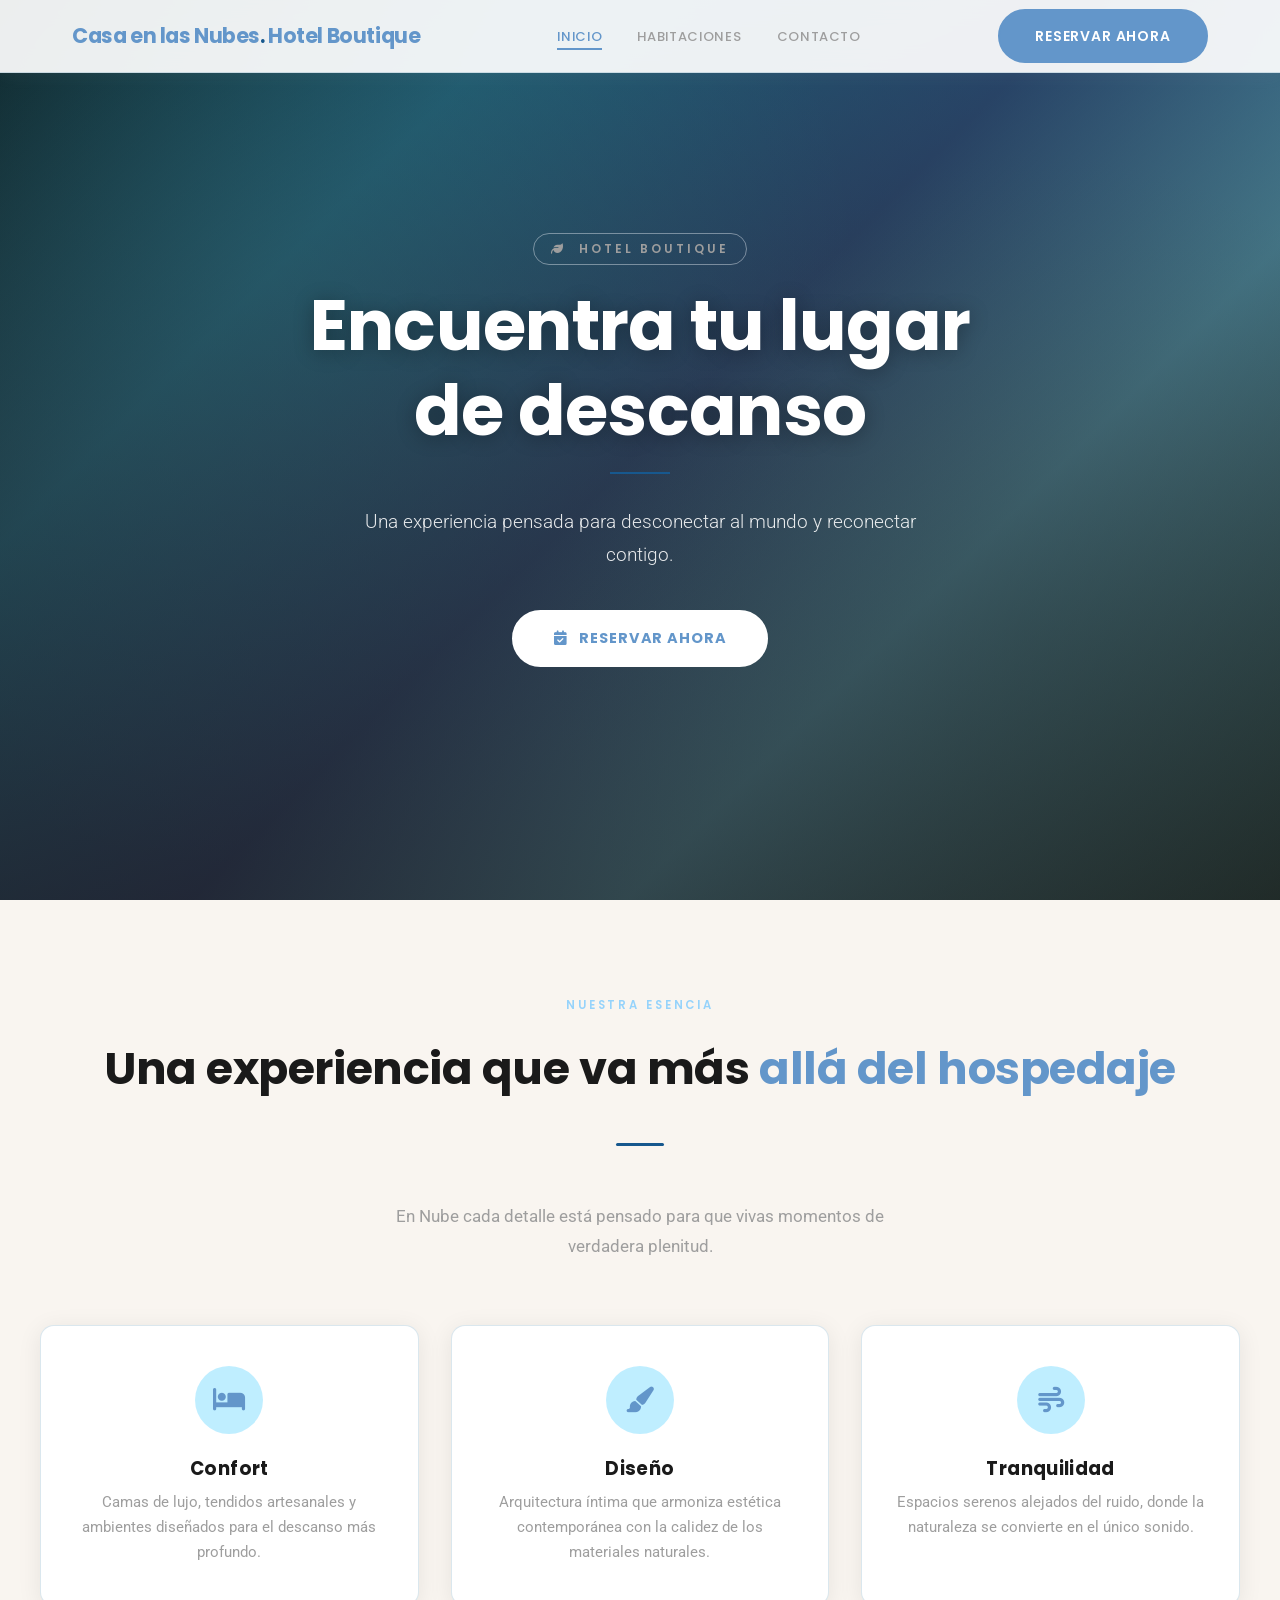
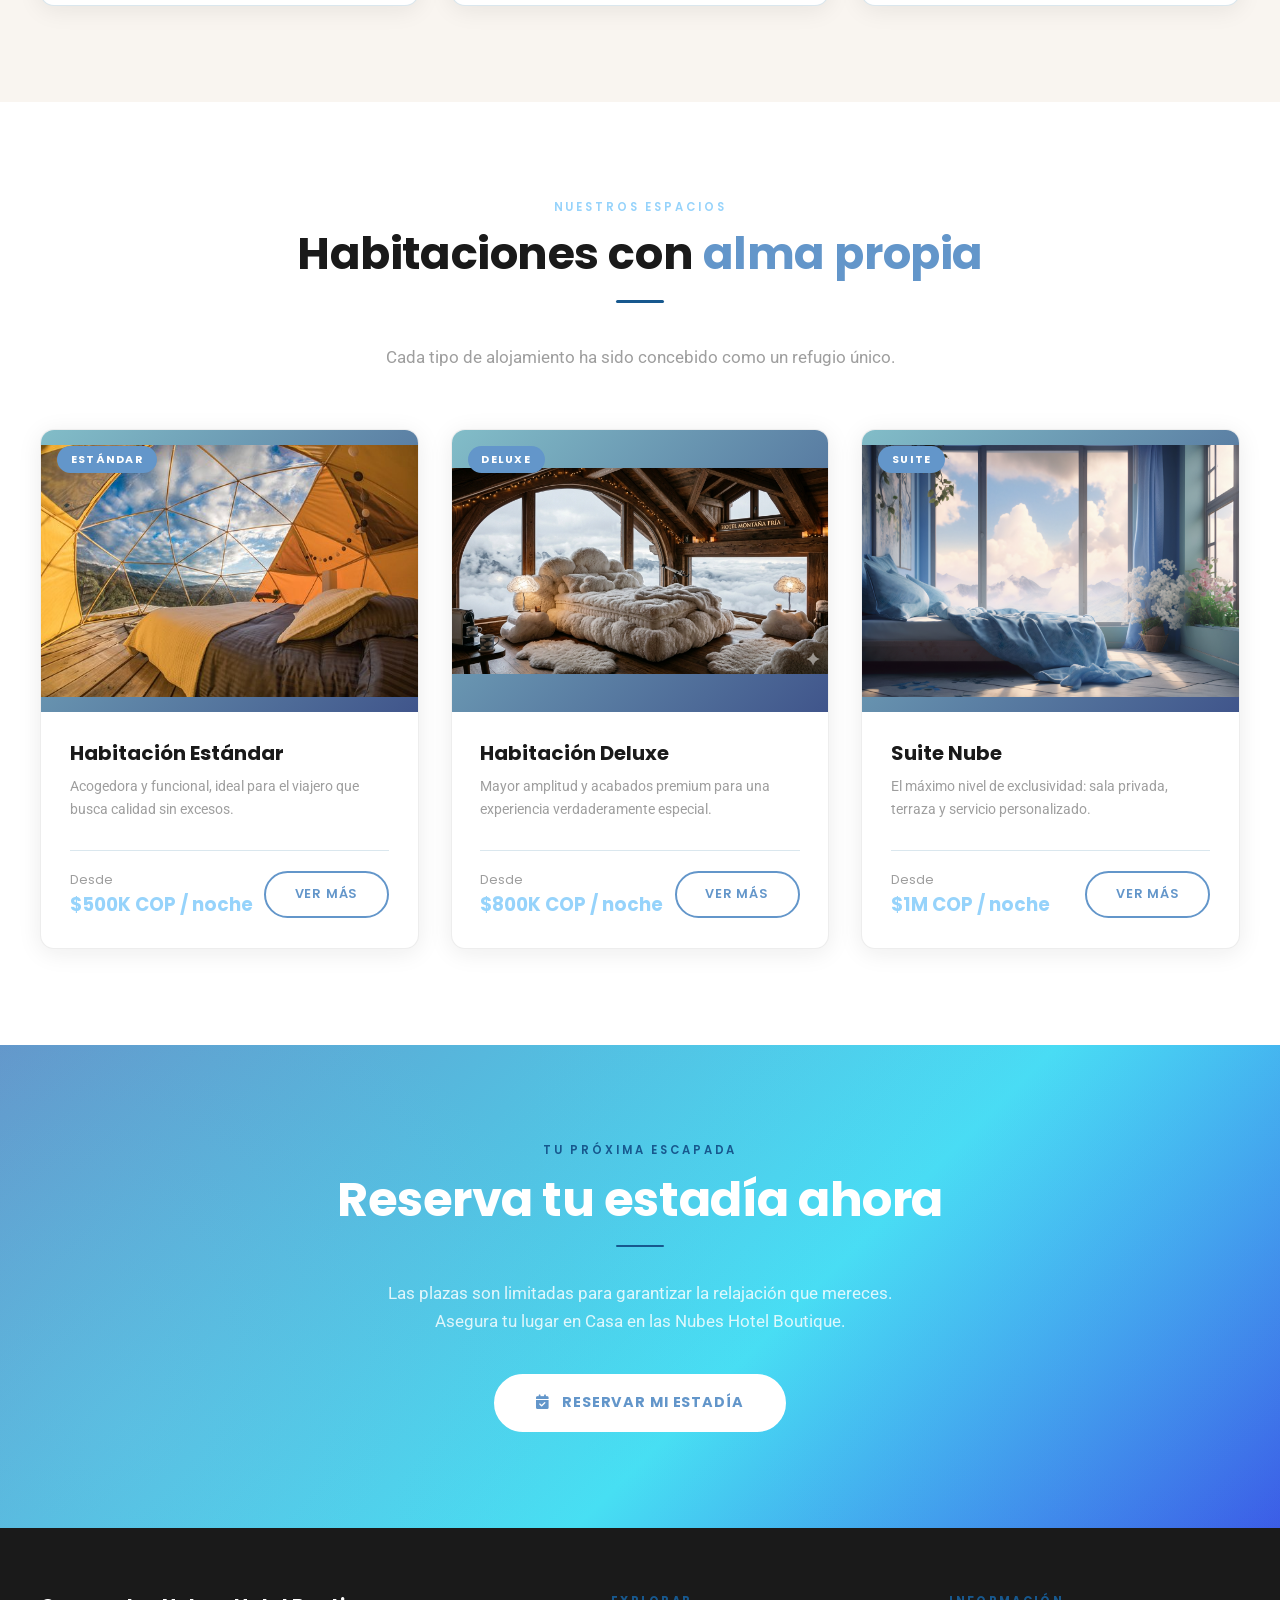
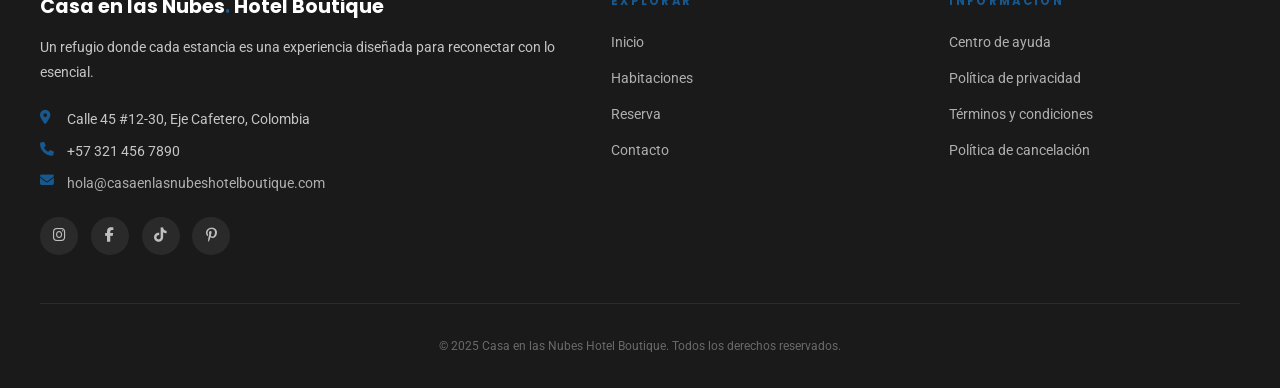
<file: index.html>
<!DOCTYPE html>
<html lang="es">
<head>
  <meta charset="UTF-8" />
  <meta name="viewport" content="width=device-width, initial-scale=1.0" />
  <title>Hotel Casa en las Nubes — Tu lugar de descanso</title>
  <link rel="stylesheet" href="style.css">
  <link rel="preconnect" href="https://fonts.googleapis.com" />
  <link rel="preconnect" href="https://fonts.gstatic.com" crossorigin />
  <link href="https://fonts.googleapis.com/css2?family=Poppins:ital,wght@0,300;0,400;0,600;0,700;1,300;1,400&family=Roboto:wght@300;400;500&display=swap" rel="stylesheet" />
  <link rel="stylesheet" href="https://cdnjs.cloudflare.com/ajax/libs/font-awesome/6.5.1/css/all.min.css" />
</head>

<body>
     <!-- ============================================================
       HEADER & NAVEGACIÓN
  ============================================================ -->
  <header>
    <nav class="nav-inner" aria-label="Navegación principal">
      <!-- Logo -->
      <a href="index.html" class="logo">
        Casa en las Nubes<span>.</span> Hotel Boutique
      </a>
 
      <!-- Menú desktop -->
      <ul class="nav-links" role="list">
        <li><a href="index.html" class="activo">Inicio</a></li>
        <li><a href="servicios.html">Habitaciones</a></li>
        <li><a href="contacto.html">Contacto</a></li>
      </ul>
 
      <!-- CTA desktop -->
      <div class="nav-cta">
        <a href="reservas.html" class="btn-primario">Reservar ahora</a>
      </div>
 
      <!-- Botón hamburguesa (mobile) -->
      <button class="hamburger" id="hamburger" aria-label="Abrir menú" aria-expanded="false">
        <span></span>
        <span></span>
        <span></span>
      </button>
    </nav>
 
    <!-- Menú mobile desplegable -->
    <nav class="nav-mobile" id="navMobile" aria-label="Menú móvil">
      <a href="index.html">Inicio</a>
      <a href="servicios.html">Habitaciones</a>
      <a href="reservas.html">Reserva</a>
      <a href="contacto.html">Contacto</a>
      <a href="reservas.html" class="btn-primario">Reservar ahora</a>
    </nav>
  </header>
 
 
  <!-- ============================================================
       MAIN
  ============================================================ -->
  <main>
 
    <!-- =====================
         HERO
    ===================== -->
    <section class="hero" aria-label="Portada">
      <!-- Fondo (reemplazar src por imagen real del hotel) -->
      <div class="hero-bg" role="img" aria-label="Vista del hotel boutique entre la naturaleza"></div>
      <!-- Overlay de legibilidad -->
      <div class="hero-overlay"></div>
 
      <!-- Contenido -->
      <div class="hero-content">
        <span class="hero-eyebrow">
          <i class="fa-solid fa-leaf" style="margin-right:.4rem;"></i>
          Hotel Boutique
        </span>
        <h1 class="hero-titulo">Encuentra tu lugar de descanso</h1>
        <div class="hero-divisor"></div>
        <p class="hero-subtitulo">
          Una experiencia pensada para desconectar al mundo y reconectar contigo.
        </p>
        <a href="reservas.html" class="btn-blanco">
          <i class="fa-solid fa-calendar-check" style="margin-right:.5rem;"></i>
          Reservar ahora
        </a>
      </div>
    </section>
 
 
    <!-- =====================
         SECCIÓN EXPERIENCIA
    ===================== -->
    <section class="seccion" id="experiencia" aria-labelledby="exp-titulo">
      <div class="seccion-inner">
 
        <!-- Encabezado -->
        <div class="experiencia-intro texto-centro">
          <span class="seccion-eyebrow">Nuestra esencia</span>
          <h2 class="seccion-titulo" id="exp-titulo">
            Una experiencia que va más <span>allá del hospedaje</span>
          </h2>
          <div class="seccion-divisor"></div>
          <p class="seccion-subtitulo">
            En Nube cada detalle está pensado para que vivas momentos de verdadera plenitud.
          </p>
        </div>
 
        <!-- Tres pilares -->
        <div class="pilares-grid" style="margin-top:3.5rem;">
 
          <!-- Confort -->
          <article class="pilar-card">
            <div class="pilar-icono">
              <i class="fa-solid fa-bed"></i>
            </div>
            <h3 class="pilar-nombre">Confort</h3>
            <p class="pilar-desc">
              Camas de lujo, tendidos artesanales y ambientes diseñados para el descanso más profundo.
            </p>
          </article>
 
          <!-- Diseño -->
          <article class="pilar-card">
            <div class="pilar-icono">
              <i class="fa-solid fa-paintbrush"></i>
            </div>
            <h3 class="pilar-nombre">Diseño</h3>
            <p class="pilar-desc">
              Arquitectura íntima que armoniza estética contemporánea con la calidez de los materiales naturales.
            </p>
          </article>
 
          <!-- Tranquilidad -->
          <article class="pilar-card">
            <div class="pilar-icono">
              <i class="fa-solid fa-wind"></i>
            </div>
            <h3 class="pilar-nombre">Tranquilidad</h3>
            <p class="pilar-desc">
              Espacios serenos alejados del ruido, donde la naturaleza se convierte en el único sonido.
            </p>
          </article>
 
        </div>
      </div>
    </section>
 
 
    <!-- =====================
         HABITACIONES (preview)
    ===================== -->
    <section class="seccion habitaciones-seccion" id="habitaciones" aria-labelledby="hab-titulo">
      <div class="seccion-inner">
 
        <!-- Encabezado -->
        <div class="texto-centro">
          <span class="seccion-eyebrow">Nuestros espacios</span>
          <h2 class="seccion-titulo" id="hab-titulo">
            Habitaciones con <span>alma propia</span>
          </h2>
          <div class="seccion-divisor"></div>
          <p class="seccion-subtitulo">
            Cada tipo de alojamiento ha sido concebido como un refugio único.
          </p>
        </div>
 
        <!-- Tarjetas -->
        <div class="habitaciones-grid">
 
          <!-- Estándar -->
          <article class="hab-card">
            <div class="hab-imagen-wrap">
              <div class="hab-imagen-placeholder"
                   style="background:linear-gradient(135deg,#82bdc8,#40558b);">
                <img src="img/bajo-el-cielo-hotel-glamping.jpg" alt="diseño estandar">
              </div>
              <span class="hab-badge">Estándar</span>
            </div>
            <div class="hab-cuerpo">
              <h3 class="hab-nombre">Habitación Estándar</h3>
              <p class="hab-descripcion">Acogedora y funcional, ideal para el viajero que busca calidad sin excesos.</p>
              <div class="hab-footer">
                <div class="hab-precio">
                  Desde
                  <strong>$500K COP / noche</strong>
                </div>
                <a href="servicios.html" class="btn-secundario">Ver más</a>
              </div>
            </div>
          </article>
 
          <!-- Deluxe -->
          <article class="hab-card">
            <div class="hab-imagen-wrap">
              <div class="hab-imagen-placeholder"
                   style="background:linear-gradient(135deg,#82bdc8,#40558b);">
                <img src="img/Gemini_Generated_Image_f68ll1f68ll1f68l.png" alt="habitacion deluxe">
              </div>
              <span class="hab-badge">Deluxe</span>
            </div>
            <div class="hab-cuerpo">
              <h3 class="hab-nombre">Habitación Deluxe</h3>
              <p class="hab-descripcion">Mayor amplitud y acabados premium para una experiencia verdaderamente especial.</p>
              <div class="hab-footer">
                <div class="hab-precio">
                  Desde
                  <strong>$800K COP / noche</strong>
                </div>
                <a href="servicios.html" class="btn-secundario">Ver más</a>
              </div>
            </div>
          </article>
 
          <!-- Suite -->
          <article class="hab-card">
            <div class="hab-imagen-wrap">
              <div class="hab-imagen-placeholder"
                   style="background:linear-gradient(135deg,#82bdc8,#40558b);">
                <img src="img/room-with-window-surreal-view.jpg" alt="suite nube">
              </div>
              <span class="hab-badge">Suite</span>
            </div>
            <div class="hab-cuerpo">
              <h3 class="hab-nombre">Suite Nube</h3>
              <p class="hab-descripcion">El máximo nivel de exclusividad: sala privada, terraza y servicio personalizado.</p>
              <div class="hab-footer">
                <div class="hab-precio">
                  Desde
                  <strong>$1M COP / noche</strong>
                </div>
                <a href="servicios.html" class="btn-secundario">Ver más</a>
              </div>
            </div>
          </article>
 
        </div>
      </div>
    </section>
 
 
    <!-- =====================
         LLAMADO A LA ACCIÓN
    ===================== -->
    <section class="seccion cta-seccion" id="cta" aria-label="Llamado a la acción">
      <div class="cta-inner">
        <span class="seccion-eyebrow" style="color:var(--color-secundario);">Tu próxima escapada</span>
        <h2 class="cta-titulo">Reserva tu estadía ahora</h2>
        <div class="cta-divisor"></div>
        <p class="cta-subtitulo">
          Las plazas son limitadas para garantizar la relajación que mereces.<br/>
          Asegura tu lugar en Casa en las Nubes Hotel Boutique.
        </p>
        <a href="reservas.html" class="btn-blanco">
          <i class="fa-solid fa-calendar-check" style="margin-right:.5rem;"></i>
          Reservar mi estadía
        </a>
      </div>
    </section>
 
  </main>
 
 
  <!-- ============================================================
       FOOTER
  ============================================================ -->
  <footer>
    <div class="footer-inner">
 
      <!-- Grid de columnas -->
      <div class="footer-grid">
 
        <!-- Columna 1: Marca + contacto -->
        <div>
          <p class="footer-logo">Casa en las Nubes<span>.</span> Hotel Boutique</p>
          <p class="footer-desc">
            Un refugio donde cada estancia es una experiencia diseñada para reconectar con lo esencial.
          </p>
          <div class="footer-contacto">
            <div class="footer-contacto-item">
              <i class="fa-solid fa-location-dot"></i>
              <span>Calle 45 #12-30, Eje Cafetero, Colombia</span>
            </div>
            <div class="footer-contacto-item">
              <i class="fa-solid fa-phone"></i>
              <span>+57 321 456 7890</span>
            </div>
            <div class="footer-contacto-item">
              <i class="fa-solid fa-envelope"></i>
              <a href="contacto.html" style="color:rgba(255,255,255,.65);transition:color .22s;"
                 onmouseover="this.style.color='#fff'"
                 onmouseout="this.style.color='rgba(255,255,255,.65)'">
                hola@casaenlasnubeshotelboutique.com
              </a>
            </div>
          </div>
          <!-- Redes sociales -->
          <div class="footer-redes" aria-label="Redes sociales">
            <a href="#" class="footer-red" aria-label="Instagram">
              <i class="fa-brands fa-instagram"></i>
            </a>
            <a href="#" class="footer-red" aria-label="Facebook">
              <i class="fa-brands fa-facebook-f"></i>
            </a>
            <a href="#" class="footer-red" aria-label="TikTok">
              <i class="fa-brands fa-tiktok"></i>
            </a>
            <a href="#" class="footer-red" aria-label="Pinterest">
              <i class="fa-brands fa-pinterest-p"></i>
            </a>
          </div>
        </div>
 
        <!-- Columna 2: Explorar -->
        <div>
          <p class="footer-nav-titulo">Explorar</p>
          <ul class="footer-nav-lista" role="list">
            <li><a href="index.html">Inicio</a></li>
            <li><a href="servicios.html">Habitaciones</a></li>
            <li><a href="reservas.html">Reserva</a></li>
            <li><a href="contacto.html">Contacto</a></li>
          </ul>
        </div>
 
        <!-- Columna 3: Soporte & legal -->
        <div>
          <p class="footer-nav-titulo">Información</p>
          <ul class="footer-nav-lista" role="list">
            <li><a href="contacto.html">Centro de ayuda</a></li>
            <li><a href="#">Política de privacidad</a></li>
            <li><a href="#">Términos y condiciones</a></li>
            <li><a href="#">Política de cancelación</a></li>
          </ul>
        </div>
 
      </div>
 
      <!-- Barra de copyright -->
      <div class="footer-barra">
        <p class="footer-copy">
          &copy; 2025 Casa en las Nubes Hotel Boutique. Todos los derechos reservados.
        </p>
      </div>
 
    </div>
  </footer>
</body>
</html>
</file>
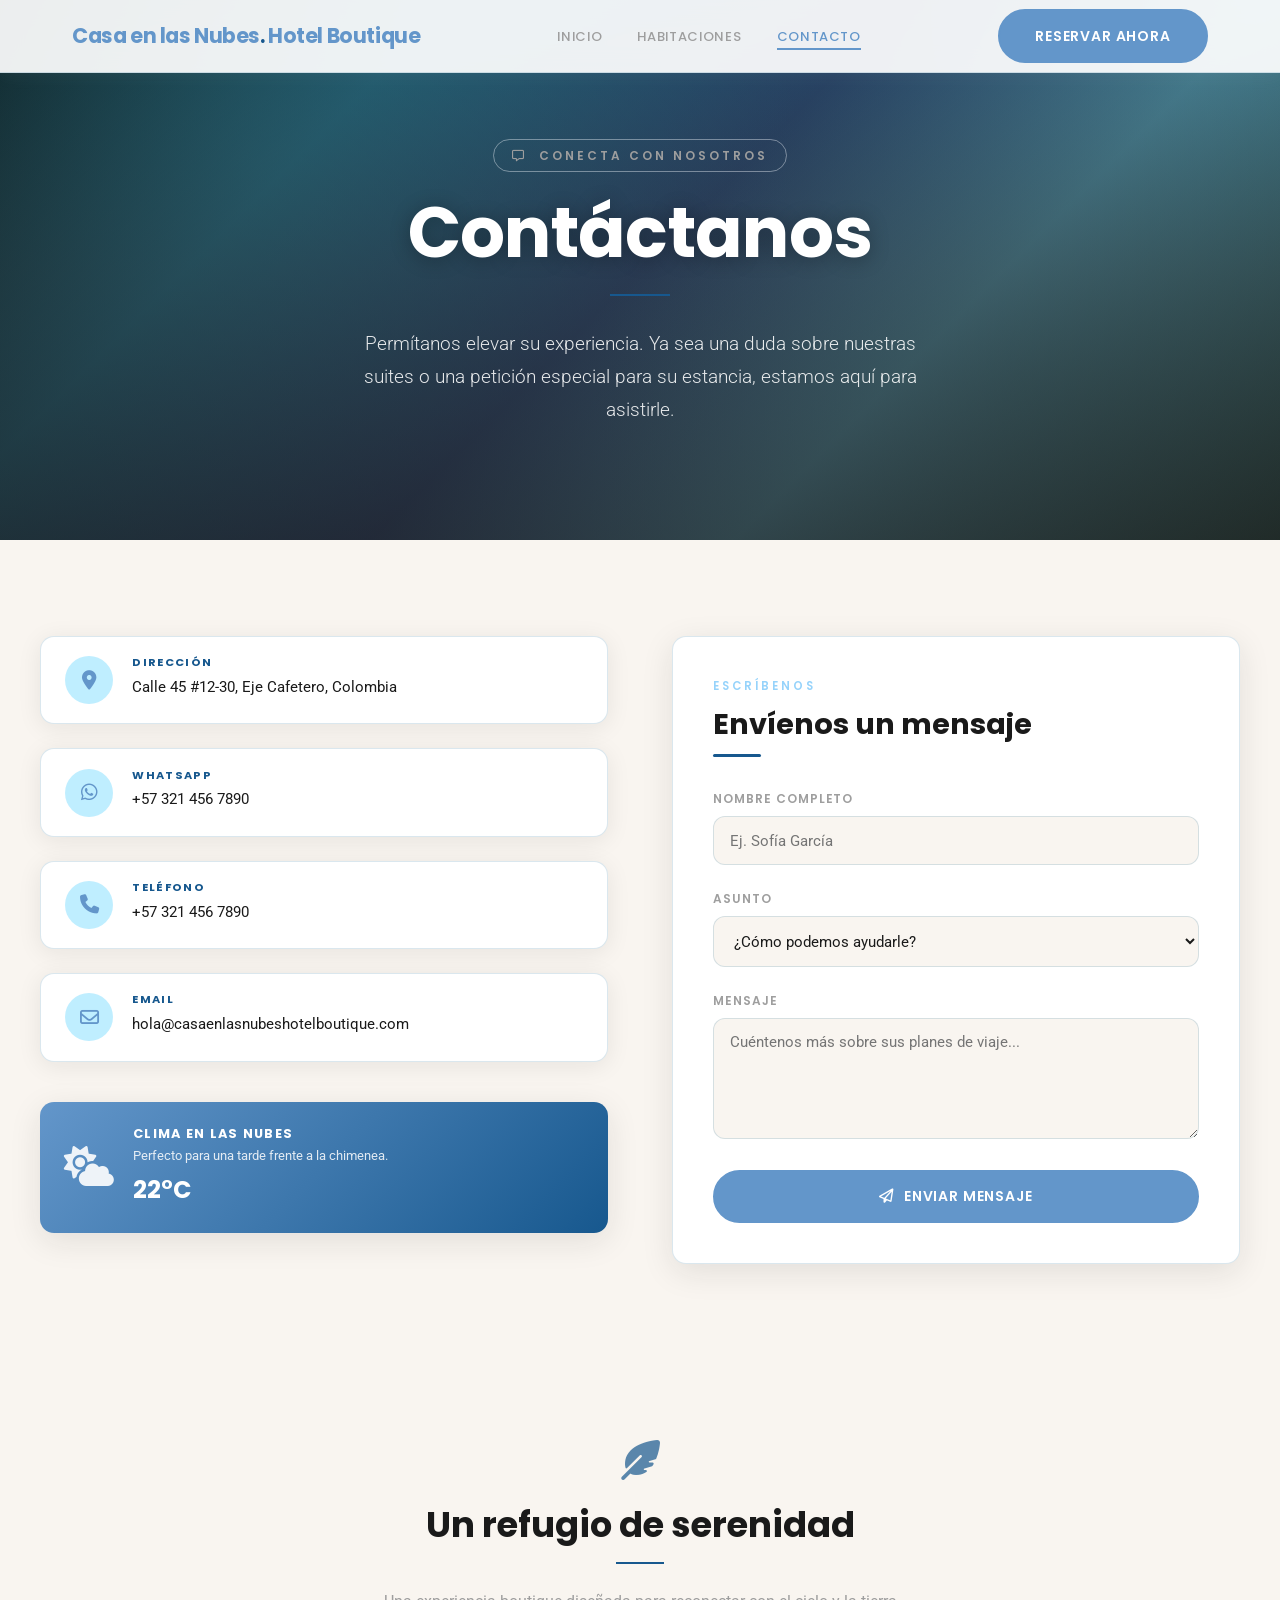
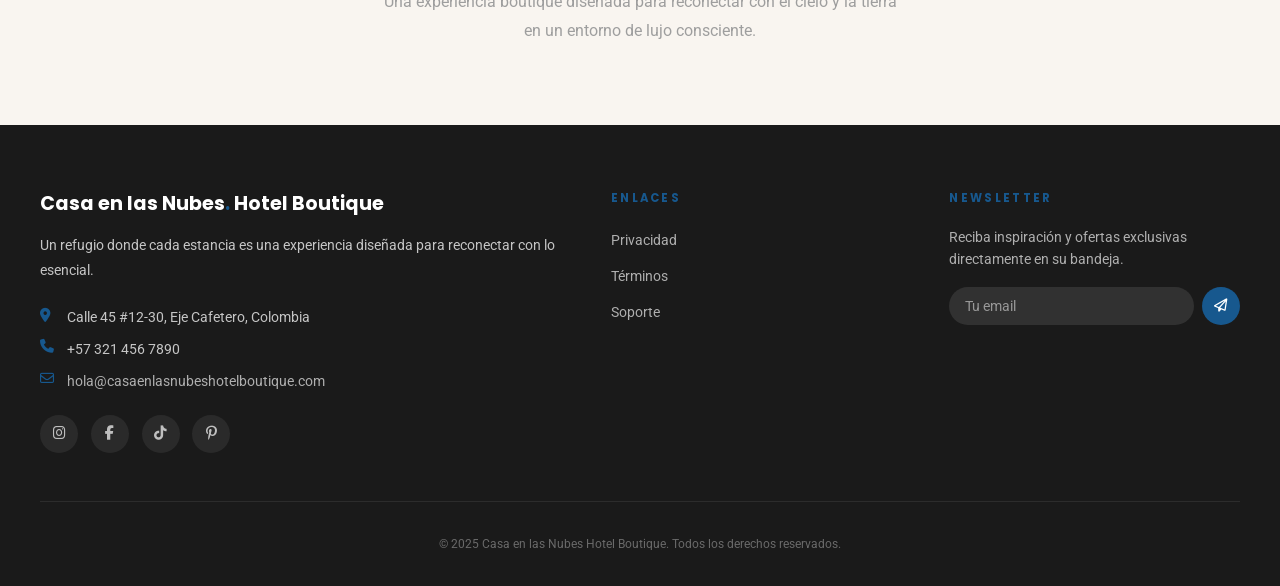
<file: contacto.html>
<!DOCTYPE html>
<html lang="es">
<head>
  <meta charset="UTF-8" />
  <meta name="viewport" content="width=device-width, initial-scale=1.0" />
  <title>Casa en las Nubes — Contacto</title>
  <link rel="stylesheet" href="style.css">
  <link rel="preconnect" href="https://fonts.googleapis.com" />
  <link rel="preconnect" href="https://fonts.gstatic.com" crossorigin />
  <link href="https://fonts.googleapis.com/css2?family=Poppins:ital,wght@0,300;0,400;0,600;0,700;1,300;1,400&family=Roboto:wght@300;400;500&display=swap" rel="stylesheet" />
  <link rel="stylesheet" href="https://cdnjs.cloudflare.com/ajax/libs/font-awesome/6.5.1/css/all.min.css" />
  <script src="animaciones.js"></script>
</head>

<body>

  <!-- ============================================================
       HEADER & NAVEGACIÓN (IDÉNTICO AL HOME)
  ============================================================ -->
  <header>
    <nav class="nav-inner" aria-label="Navegación principal">
      <a href="index.html" class="logo">
        Casa en las Nubes<span>.</span> Hotel Boutique
      </a>
 
      <ul class="nav-links" role="list">
        <li><a href="index.html">Inicio</a></li>
        <li><a href="servicios.html">Habitaciones</a></li>
        <li><a href="contacto.html" class="activo">Contacto</a></li>
      </ul>
 
      <div class="nav-cta">
        <a href="reservas.html" class="btn-primario">Reservar ahora</a>
      </div>
 
      <button class="hamburger" id="hamburger" aria-label="Abrir menú" aria-expanded="false">
        <span></span>
        <span></span>
        <span></span>
      </button>
    </nav>
 
    <nav class="nav-mobile" id="navMobile" aria-label="Menú móvil">
      <a href="index.html">Inicio</a>
      <a href="habitaciones.html">Habitaciones</a>
      <a href="reserva.html">Reserva</a>
      <a href="contacto.html">Contacto</a>
      <a href="reservas.html" class="btn-primario">Reservar ahora</a>
    </nav>
  </header>


  <!-- ============================================================
       MAIN - PÁGINA DE CONTACTO
  ============================================================ -->
  <main>

    <!-- =====================
         HERO DE CONTACTO
    ===================== -->
    <section class="hero hero-contacto" aria-label="Portada contacto">
      <div class="hero-bg contacto-bg" role="img" aria-label="Amanecer en el valle de las nubes"></div>
      <div class="hero-overlay"></div>
      <div class="hero-content">
        <span class="hero-eyebrow">
          <i class="fa-regular fa-message" style="margin-right:.4rem;"></i>
          Conecta con nosotros
        </span>
        <h1 class="hero-titulo">Contáctanos</h1>
        <div class="hero-divisor"></div>
        <p class="hero-subtitulo">
          Permítanos elevar su experiencia. Ya sea una duda sobre nuestras suites o una petición especial para su estancia, estamos aquí para asistirle.
        </p>
      </div>
    </section>


    <!-- =====================
         SECCIÓN CONTACTO PRINCIPAL
    ===================== -->
    <section class="seccion contacto-principal" id="contacto">
      <div class="seccion-inner">
        
        <div class="contacto-grid">
          
          <!-- Columna Izquierda: Información de contacto -->
          <div class="contacto-info">
            <div class="contacto-tarjetas">
              
              <!-- Dirección -->
              <div class="contacto-tarjeta">
                <div class="contacto-icono">
                  <i class="fa-solid fa-location-dot"></i>
                </div>
                <div class="contacto-detalle">
                  <h4>Dirección</h4>
                  <p>Calle 45 #12-30, Eje Cafetero, Colombia</p>
                </div>
              </div>
              
              <!-- WhatsApp -->
              <div class="contacto-tarjeta">
                <div class="contacto-icono">
                  <i class="fa-brands fa-whatsapp"></i>
                </div>
                <div class="contacto-detalle">
                  <h4>WhatsApp</h4>
                  <p>+57 321 456 7890</p>
                </div>
              </div>
              
              <!-- Teléfono -->
              <div class="contacto-tarjeta">
                <div class="contacto-icono">
                  <i class="fa-solid fa-phone"></i>
                </div>
                <div class="contacto-detalle">
                  <h4>Teléfono</h4>
                  <p>+57 321 456 7890</p>
                </div>
              </div>
              
              <!-- Email -->
              <div class="contacto-tarjeta">
                <div class="contacto-icono">
                  <i class="fa-regular fa-envelope"></i>
                </div>
                <div class="contacto-detalle">
                  <h4>Email</h4>
                  <p>hola@casaenlasnubeshotelboutique.com</p>
                </div>
              </div>
              
            </div>
            
            <!-- Widget de clima -->
            <div class="clima-widget">
              <div class="clima-icono">
                <i class="fa-solid fa-cloud-sun"></i>
              </div>
              <div class="clima-info">
                <h4>Clima en las Nubes</h4>
                <p>Perfecto para una tarde frente a la chimenea.</p>
                <div class="clima-temperatura">22°C</div>
              </div>
            </div>
            
          </div>
          
          <!-- Columna Derecha: Formulario de contacto -->
          <div class="contacto-formulario">
            <div class="formulario-header">
              <span class="seccion-eyebrow">Escríbenos</span>
              <h2 class="formulario-titulo">Envíenos un mensaje</h2>
              <div class="formulario-divisor"></div>
            </div>
            
            <form action="#" method="POST" class="formulario">
              
              <div class="campo-grupo">
                <label for="nombre">Nombre completo</label>
                <input type="text" id="nombre" name="nombre" placeholder="Ej. Sofía García" required>
              </div>
              
              <div class="campo-grupo">
                <label for="asunto">Asunto</label>
                <select id="asunto" name="asunto" required>
                  <option value="" disabled selected>¿Cómo podemos ayudarle?</option>
                  <option value="reservas">Información sobre reservas</option>
                  <option value="habitaciones">Detalles de habitaciones</option>
                  <option value="eventos">Eventos y celebraciones</option>
                  <option value="experiencias">Experiencias a medida</option>
                  <option value="otro">Otro</option>
                </select>
              </div>
              
              <div class="campo-grupo">
                <label for="mensaje">Mensaje</label>
                <textarea id="mensaje" name="mensaje" rows="5" placeholder="Cuéntenos más sobre sus planes de viaje..." required></textarea>
              </div>
              
              <button type="submit" class="btn-primario btn-enviar">
                <i class="fa-regular fa-paper-plane"></i> Enviar mensaje
              </button>
              
            </form>
          </div>
          
        </div>
      </div>
    </section>


    <!-- =====================
         SECCIÓN DE REFUGIO (CITA INSPIRACIONAL)
    ===================== -->
    <section class="seccion refugio-seccion" id="refugio">
      <div class="seccion-inner texto-centro">
        <i class="fa-solid fa-feather-pointed refugio-icono"></i>
        <h2 class="refugio-titulo">Un refugio de serenidad</h2>
        <div class="refugio-divisor"></div>
        <p class="refugio-texto">
          Una experiencia boutique diseñada para reconectar con el cielo y la tierra<br/>
          en un entorno de lujo consciente.
        </p>
      </div>
    </section>

  </main>


  <!-- ============================================================
       FOOTER (IDÉNTICO AL HOME CON AJUSTES DE NEWSLETTER)
  ============================================================ -->
  <footer>
    <div class="footer-inner">
 
      <div class="footer-grid">
 
        <!-- Columna 1: Marca + descripción -->
        <div>
          <p class="footer-logo">Casa en las Nubes<span>.</span> Hotel Boutique</p>
          <p class="footer-desc">
            Un refugio donde cada estancia es una experiencia diseñada para reconectar con lo esencial.
          </p>
          <div class="footer-contacto">
            <div class="footer-contacto-item">
              <i class="fa-solid fa-location-dot"></i>
              <span>Calle 45 #12-30, Eje Cafetero, Colombia</span>
            </div>
            <div class="footer-contacto-item">
              <i class="fa-solid fa-phone"></i>
              <span>+57 321 456 7890</span>
            </div>
            <div class="footer-contacto-item">
              <i class="fa-regular fa-envelope"></i>
              <a href="contacto.html" style="color:rgba(255,255,255,.65);transition:color .22s;"
                 onmouseover="this.style.color='#fff'"
                 onmouseout="this.style.color='rgba(255,255,255,.65)'">
                hola@casaenlasnubeshotelboutique.com
              </a>
            </div>
          </div>
          <div class="footer-redes" aria-label="Redes sociales">
            <a href="#" class="footer-red" aria-label="Instagram"><i class="fa-brands fa-instagram"></i></a>
            <a href="#" class="footer-red" aria-label="Facebook"><i class="fa-brands fa-facebook-f"></i></a>
            <a href="#" class="footer-red" aria-label="TikTok"><i class="fa-brands fa-tiktok"></i></a>
            <a href="#" class="footer-red" aria-label="Pinterest"><i class="fa-brands fa-pinterest-p"></i></a>
          </div>
        </div>
 
        <!-- Columna 2: Enlaces -->
        <div>
          <p class="footer-nav-titulo">Enlaces</p>
          <ul class="footer-nav-lista" role="list">
            <li><a href="#">Privacidad</a></li>
            <li><a href="#">Términos</a></li>
            <li><a href="#">Soporte</a></li>
          </ul>
        </div>
 
        <!-- Columna 3: Newsletter -->
        <div>
          <p class="footer-nav-titulo">Newsletter</p>
          <p class="footer-newsletter-texto">
            Reciba inspiración y ofertas exclusivas directamente en su bandeja.
          </p>
          <form class="footer-newsletter-form" action="#" method="POST">
            <input type="email" placeholder="Tu email" required>
            <button type="submit" class="btn-newsletter">
              <i class="fa-regular fa-paper-plane"></i>
            </button>
          </form>
        </div>
 
      </div>
 
      <div class="footer-barra">
        <p class="footer-copy">
          &copy; 2025 Casa en las Nubes Hotel Boutique. Todos los derechos reservados.
        </p>
      </div>
 
    </div>
  </footer> 
</body>
</html>
</file>
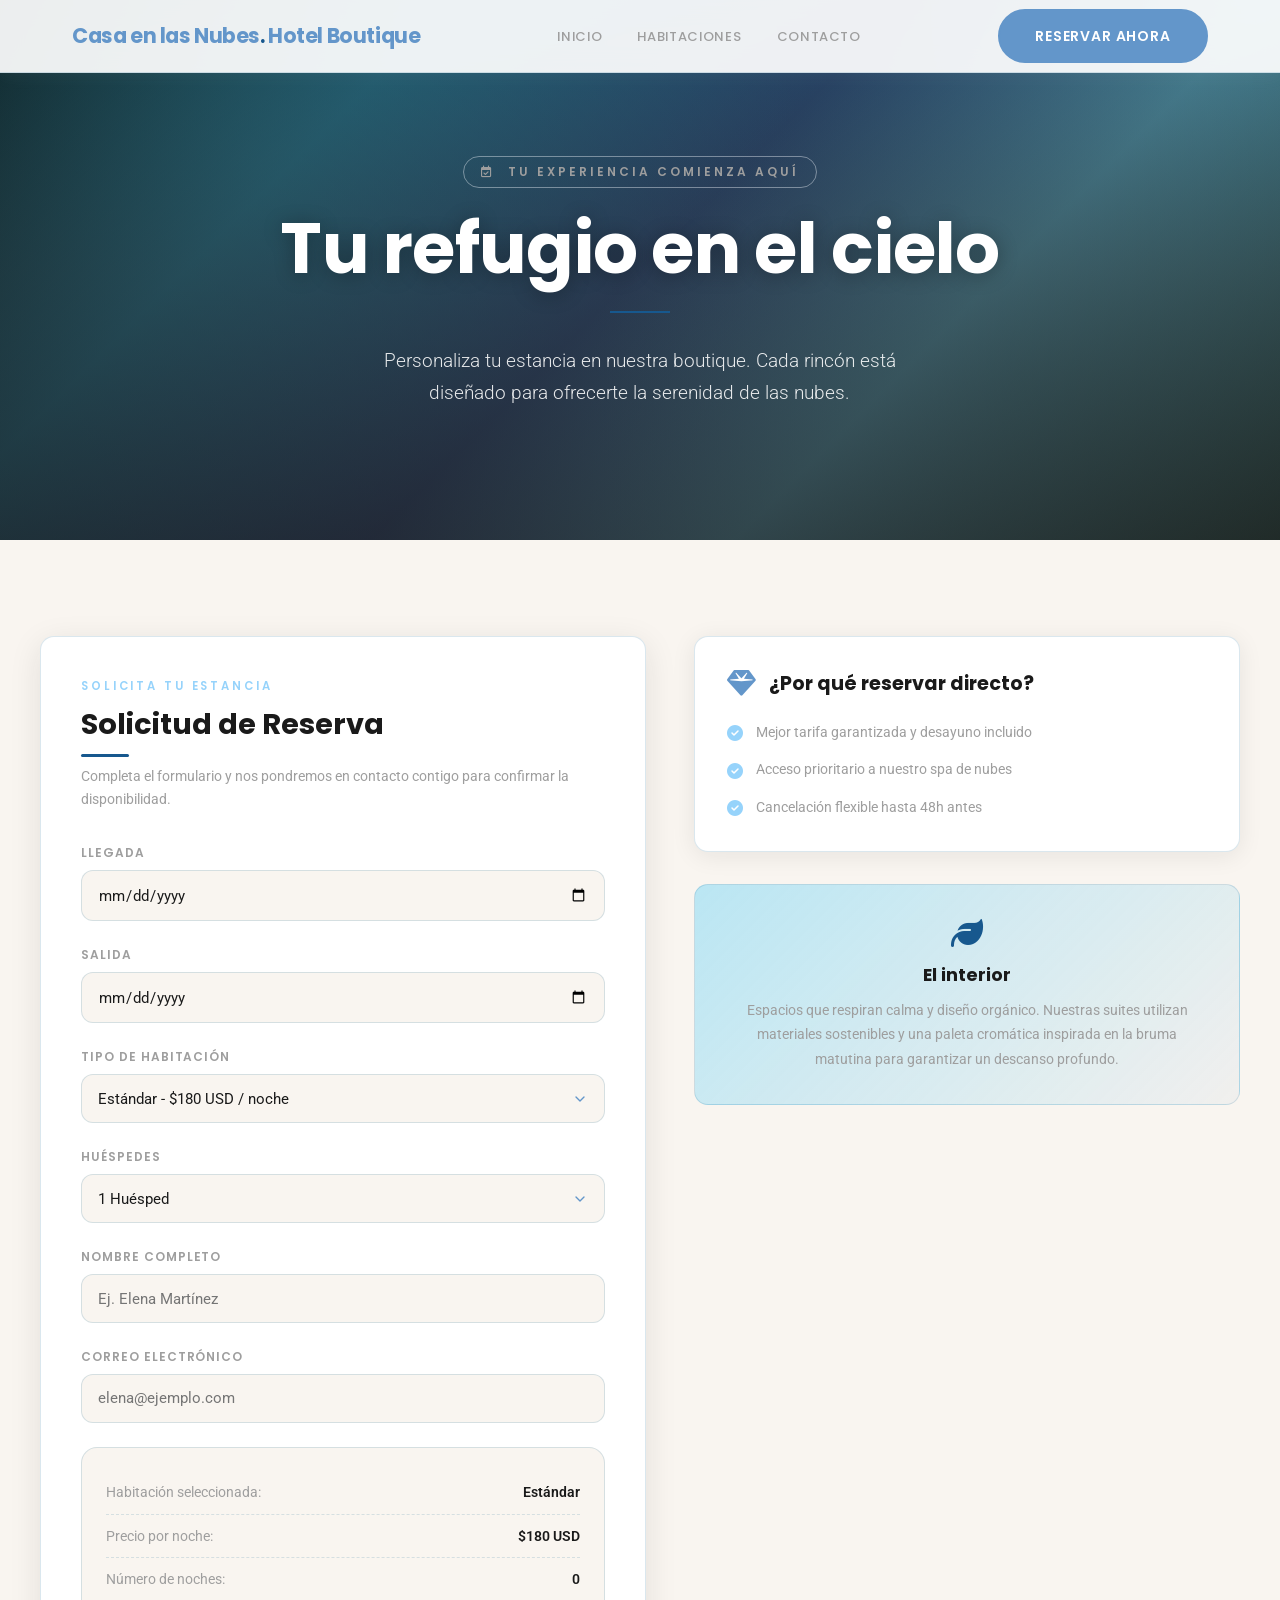
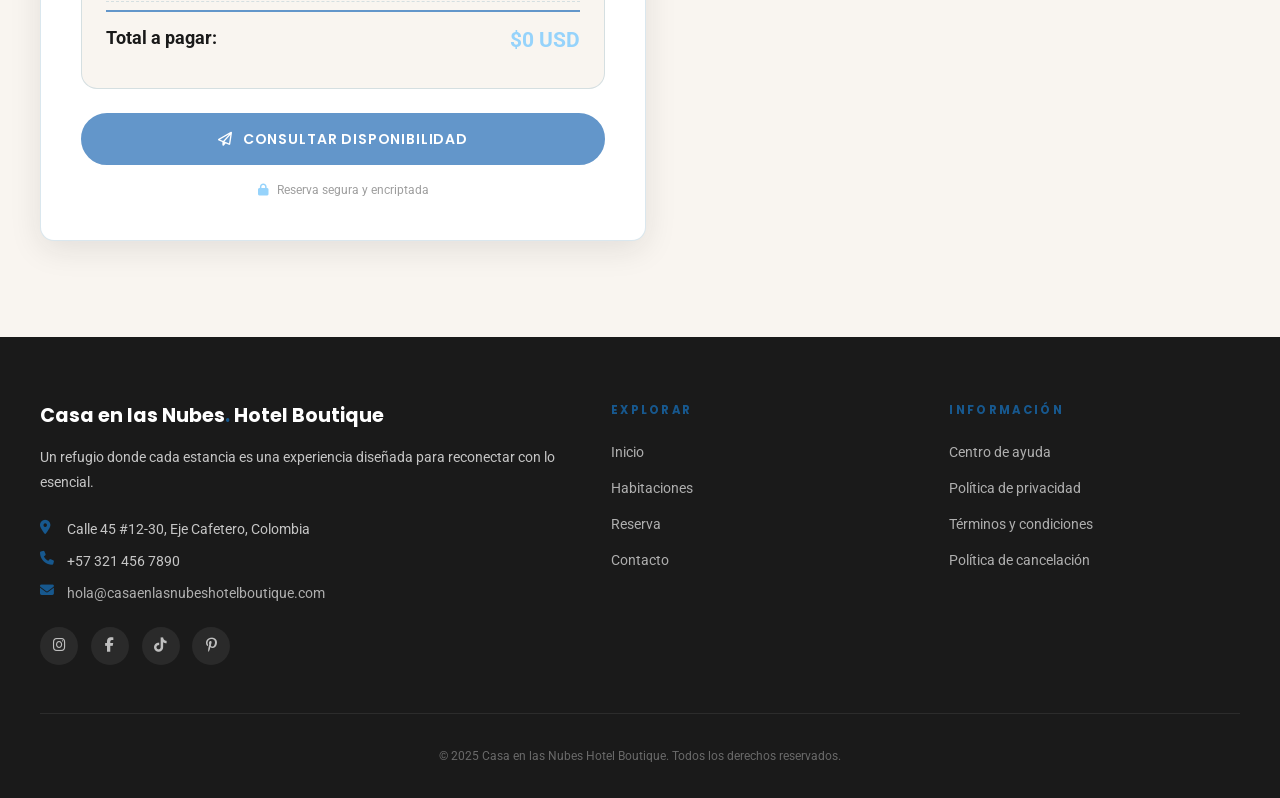
<file: reservas.html>
<!DOCTYPE html>
<html lang="es">
<head>
  <meta charset="UTF-8" />
  <meta name="viewport" content="width=device-width, initial-scale=1.0" />
  <title>Casa en las Nubes — Reserva tu estancia</title>
  <link rel="stylesheet" href="style.css">
  <link rel="preconnect" href="https://fonts.googleapis.com" />
  <link rel="preconnect" href="https://fonts.gstatic.com" crossorigin />
  <link href="https://fonts.googleapis.com/css2?family=Poppins:ital,wght@0,300;0,400;0,600;0,700;1,300;1,400&family=Roboto:wght@300;400;500&display=swap" rel="stylesheet" />
  <link rel="stylesheet" href="https://cdnjs.cloudflare.com/ajax/libs/font-awesome/6.5.1/css/all.min.css" />
  <script src="calculadora.js" defer></script>
</head>

<body>

  <!-- ============================================================
       HEADER & NAVEGACIÓN (IDÉNTICO)
  ============================================================ -->
  <header>
    <nav class="nav-inner" aria-label="Navegación principal">
      <a href="index.html" class="logo">
        Casa en las Nubes<span>.</span> Hotel Boutique
      </a>
 
      <ul class="nav-links" role="list">
        <li><a href="index.html">Inicio</a></li>
        <li><a href="servicios.html">Habitaciones</a></li>
        <li><a href="contacto.html">Contacto</a></li>
      </ul>
 
      <div class="nav-cta">
        <a href="reservas.html" class="btn-primario">Reservar ahora</a>
      </div>
 
      <button class="hamburger" id="hamburger" aria-label="Abrir menú" aria-expanded="false">
        <span></span>
        <span></span>
        <span></span>
      </button>
    </nav>
 
    <nav class="nav-mobile" id="navMobile" aria-label="Menú móvil">
      <a href="index.html">Inicio</a>
      <a href="habitaciones.html">Habitaciones</a>
      <a href="reservas.html">Reserva</a>
      <a href="contacto.html">Contacto</a>
      <a href="reserva.html" class="btn-primario">Reservar ahora</a>
    </nav>
  </header>


  <!-- ============================================================
       MAIN - PÁGINA DE RESERVA
  ============================================================ -->
  <main>

    <!-- =====================
         HERO DE RESERVA
    ===================== -->
    <section class="hero hero-reserva" aria-label="Portada reserva">
      <div class="hero-bg reserva-bg" role="img" aria-label="Amanecer entre las nubes"></div>
      <div class="hero-overlay"></div>
      <div class="hero-content">
        <span class="hero-eyebrow">
          <i class="fa-regular fa-calendar-check" style="margin-right:.4rem;"></i>
          Tu experiencia comienza aquí
        </span>
        <h1 class="hero-titulo">Tu refugio en el cielo</h1>
        <div class="hero-divisor"></div>
        <p class="hero-subtitulo">
          Personaliza tu estancia en nuestra boutique. Cada rincón está diseñado para ofrecerte la serenidad de las nubes.
        </p>
      </div>
    </section>


    <!-- =====================
         SECCIÓN RESERVA PRINCIPAL
    ===================== -->
    <section class="seccion reserva-principal" id="reserva">
      <div class="seccion-inner">
        
        <div class="reserva-grid">
          
          <!-- Columna Izquierda: Formulario de reserva -->
          <div class="reserva-formulario">
            <div class="formulario-header">
              <span class="seccion-eyebrow">Solicita tu estancia</span>
              <h2 class="formulario-titulo">Solicitud de Reserva</h2>
              <div class="formulario-divisor"></div>
              <p class="formulario-descripcion">
                Completa el formulario y nos pondremos en contacto contigo para confirmar la disponibilidad.
              </p>
            </div>
            
            <form id="reservaForm" class="formulario-reserva">
              
              <div class="campo-grupo">
                <label for="fechaLlegada">Llegada</label>
                <input type="date" id="fechaLlegada" name="fechaLlegada" required>
              </div>
              
              <div class="campo-grupo">
                <label for="fechaSalida">Salida</label>
                <input type="date" id="fechaSalida" name="fechaSalida" required>
              </div>
              
              <div class="campo-grupo">
                <label for="tipoHabitacion">Tipo de habitación</label>
                <select id="tipoHabitacion" name="tipoHabitacion" required>
                  <option value="estandar">Estándar - $180 USD / noche</option>
                  <option value="deluxe">Deluxe - $250 USD / noche</option>
                  <option value="suite">Suite "La Nube" - $390 USD / noche</option>
                </select>
              </div>
              
              <div class="campo-grupo">
                <label for="huespedes">Huéspedes</label>
                <select id="huespedes" name="huespedes" required>
                  <option value="1">1 Huésped</option>
                  <option value="2">2 Huéspedes</option>
                  <option value="3">3 Huéspedes</option>
                  <option value="4">4 Huéspedes</option>
                </select>
              </div>
              
              <div class="campo-grupo">
                <label for="nombre">Nombre completo</label>
                <input type="text" id="nombre" name="nombre" placeholder="Ej. Elena Martínez" required>
              </div>
              
              <div class="campo-grupo">
                <label for="email">Correo electrónico</label>
                <input type="email" id="email" name="email" placeholder="elena@ejemplo.com" required>
              </div>
              
              <!-- Resumen de precios dinámico -->
              <div class="resumen-precios" id="resumenPrecios">
                <div class="resumen-item">
                  <span>Habitación seleccionada:</span>
                  <strong id="habitacionNombre">Estándar</strong>
                </div>
                <div class="resumen-item">
                  <span>Precio por noche:</span>
                  <strong id="precioNoche">$180 USD</strong>
                </div>
                <div class="resumen-item">
                  <span>Número de noches:</span>
                  <strong id="numeroNoches">0</strong>
                </div>
                <div class="resumen-total">
                  <span>Total a pagar:</span>
                  <strong id="totalPagar">$0 USD</strong>
                </div>
              </div>
              
              <button type="submit" class="btn-primario btn-reservar">
                <i class="fa-regular fa-paper-plane"></i> Consultar disponibilidad
              </button>
              <p class="reserva-segura">
                <i class="fa-solid fa-lock"></i> Reserva segura y encriptada
              </p>
              
            </form>
          </div>
          
          <!-- Columna Derecha: Beneficios + info adicional -->
          <div class="reserva-info">
            
            <!-- Beneficios de reserva directa -->
            <div class="beneficios-card">
              <div class="beneficios-header">
                <i class="fa-solid fa-gem"></i>
                <h3>¿Por qué reservar directo?</h3>
              </div>
              <ul class="beneficios-lista">
                <li>
                  <i class="fa-solid fa-check-circle"></i>
                  <span>Mejor tarifa garantizada y desayuno incluido</span>
                </li>
                <li>
                  <i class="fa-solid fa-check-circle"></i>
                  <span>Acceso prioritario a nuestro spa de nubes</span>
                </li>
                <li>
                  <i class="fa-solid fa-check-circle"></i>
                  <span>Cancelación flexible hasta 48h antes</span>
                </li>
              </ul>
            </div>
            
            <!-- Cita inspiracional -->
            <div class="inspiracion-card">
              <i class="fa-solid fa-leaf"></i>
              <h4>El interior</h4>
              <p>Espacios que respiran calma y diseño orgánico. Nuestras suites utilizan materiales sostenibles y una paleta cromática inspirada en la bruma matutina para garantizar un descanso profundo.</p>
            </div>
            
          </div>
          
        </div>
      </div>
    </section>

  </main>


  <!-- ============================================================
       FOOTER (IDÉNTICO)
  ============================================================ -->
<footer>
        <div class="footer-inner">
 
         <!-- Grid de columnas -->
            <div class="footer-grid">
 
            <!-- Columna 1: Marca + contacto -->
                <div>
                    <p class="footer-logo">Casa en las Nubes<span>.</span> Hotel Boutique</p>
                    <p class="footer-desc">
                    Un refugio donde cada estancia es una experiencia diseñada para reconectar con lo esencial.
                    </p>
                    <div class="footer-contacto">
                        <div class="footer-contacto-item">
                            <i class="fa-solid fa-location-dot"></i>
                            <span>Calle 45 #12-30, Eje Cafetero, Colombia</span>
                        </div>
                        <div class="footer-contacto-item">
                            <i class="fa-solid fa-phone"></i>
                            <span>+57 321 456 7890</span>
                        </div>
                        <div class="footer-contacto-item">
                            <i class="fa-solid fa-envelope"></i>
                            <a href="contacto.html" style="color:rgba(255,255,255,.65);transition:color .22s;"
                                onmouseover="this.style.color='#fff'"
                                onmouseout="this.style.color='rgba(255,255,255,.65)'">
                                hola@casaenlasnubeshotelboutique.com
                            </a>
                        </div>
                    </div>
            <!-- Redes sociales -->
                    <div class="footer-redes" aria-label="Redes sociales">
                        <a href="#" class="footer-red" aria-label="Instagram">
                            <i class="fa-brands fa-instagram"></i>
                        </a>
                        <a href="#" class="footer-red" aria-label="Facebook">
                            <i class="fa-brands fa-facebook-f"></i>
                        </a>
                        <a href="#" class="footer-red" aria-label="TikTok">
                            <i class="fa-brands fa-tiktok"></i>
                        </a>
                        <a href="#" class="footer-red" aria-label="Pinterest">
                            <i class="fa-brands fa-pinterest-p"></i>
                        </a>
                    </div>
                </div>
 
        <!-- Columna 2: Explorar -->
        <div>
          <p class="footer-nav-titulo">Explorar</p>
          <ul class="footer-nav-lista" role="list">
            <li><a href="index.html">Inicio</a></li>
            <li><a href="habitaciones.html">Habitaciones</a></li>
            <li><a href="reservas.html">Reserva</a></li>
            <li><a href="contacto.html">Contacto</a></li>
          </ul>
        </div>
 
        <!-- Columna 3: Soporte & legal -->
        <div>
          <p class="footer-nav-titulo">Información</p>
          <ul class="footer-nav-lista" role="list">
            <li><a href="contacto.html">Centro de ayuda</a></li>
            <li><a href="#">Política de privacidad</a></li>
            <li><a href="#">Términos y condiciones</a></li>
            <li><a href="#">Política de cancelación</a></li>
          </ul>
        </div>
 
      </div>
 
      <!-- Barra de copyright -->
      <div class="footer-barra">
        <p class="footer-copy">
          &copy; 2025 Casa en las Nubes Hotel Boutique. Todos los derechos reservados.
        </p>
      </div>
 
    </div>
  </footer>
</body>
</html>
</file>
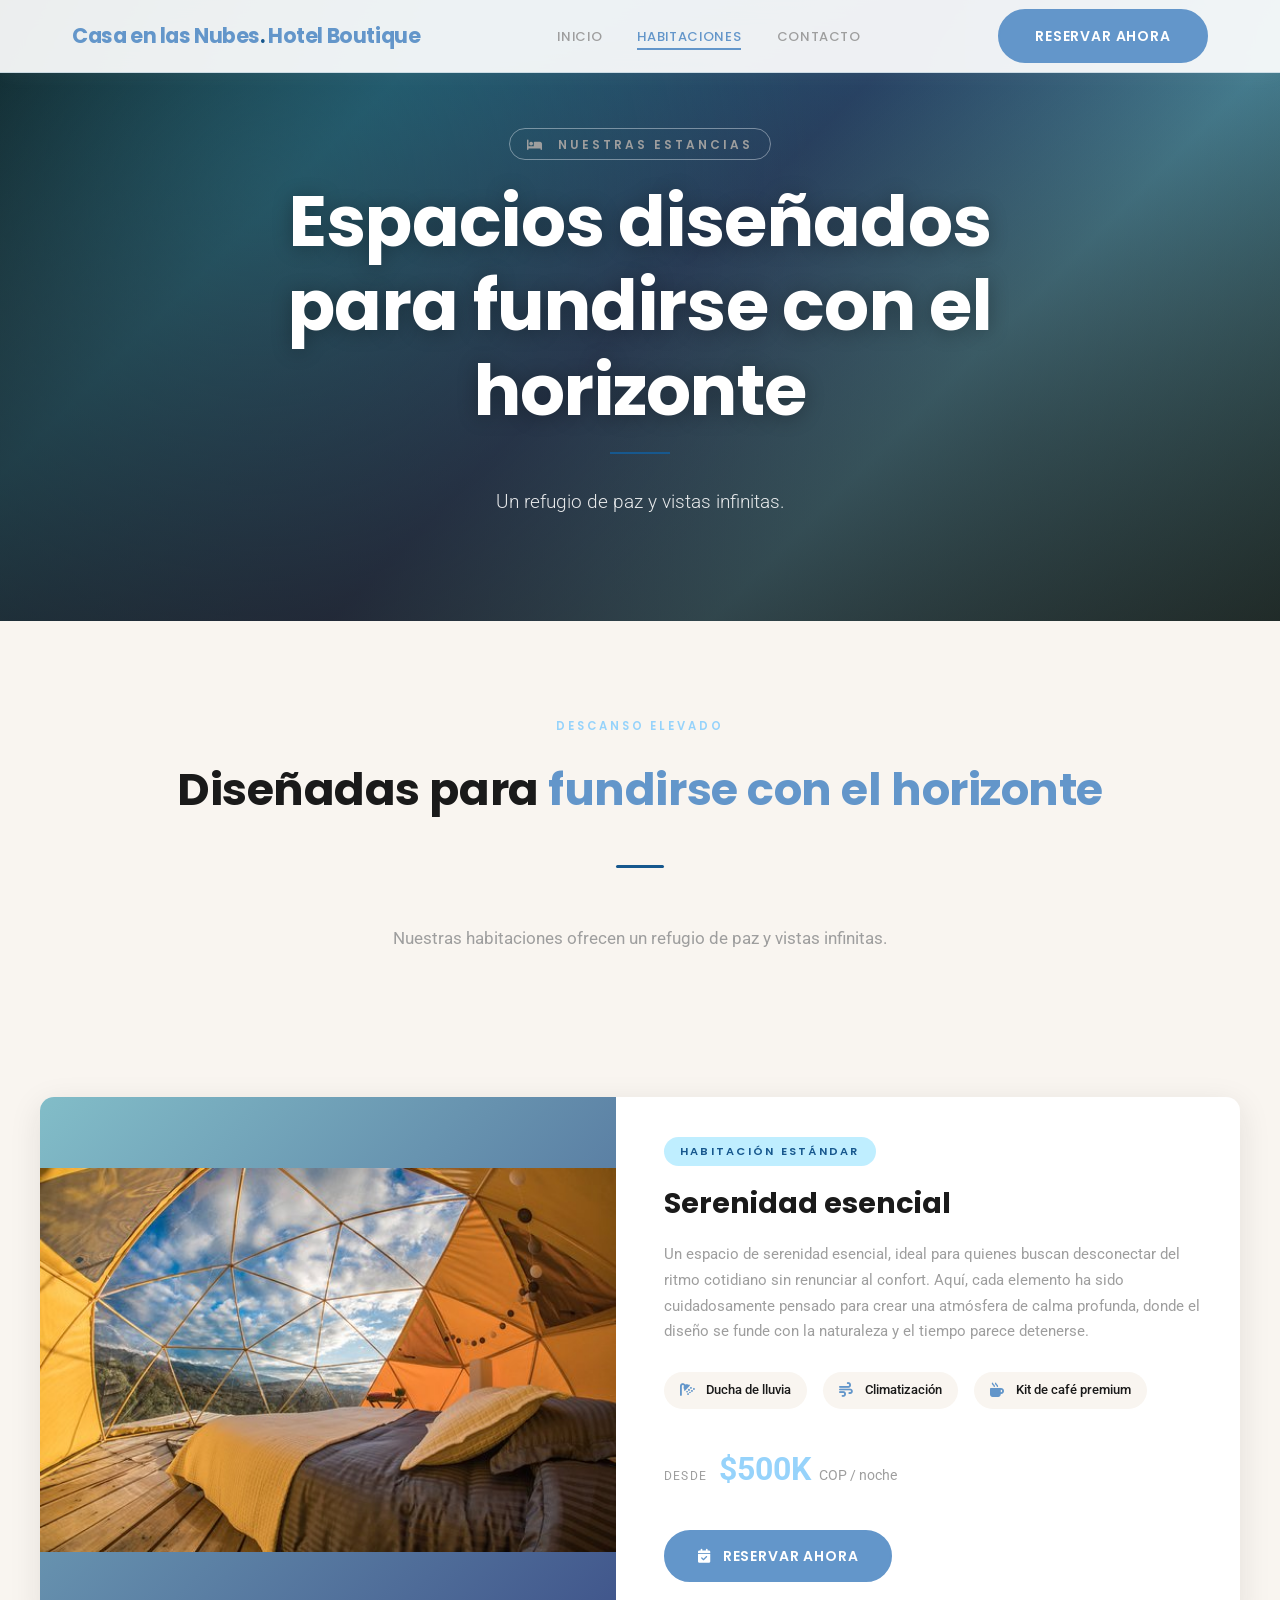
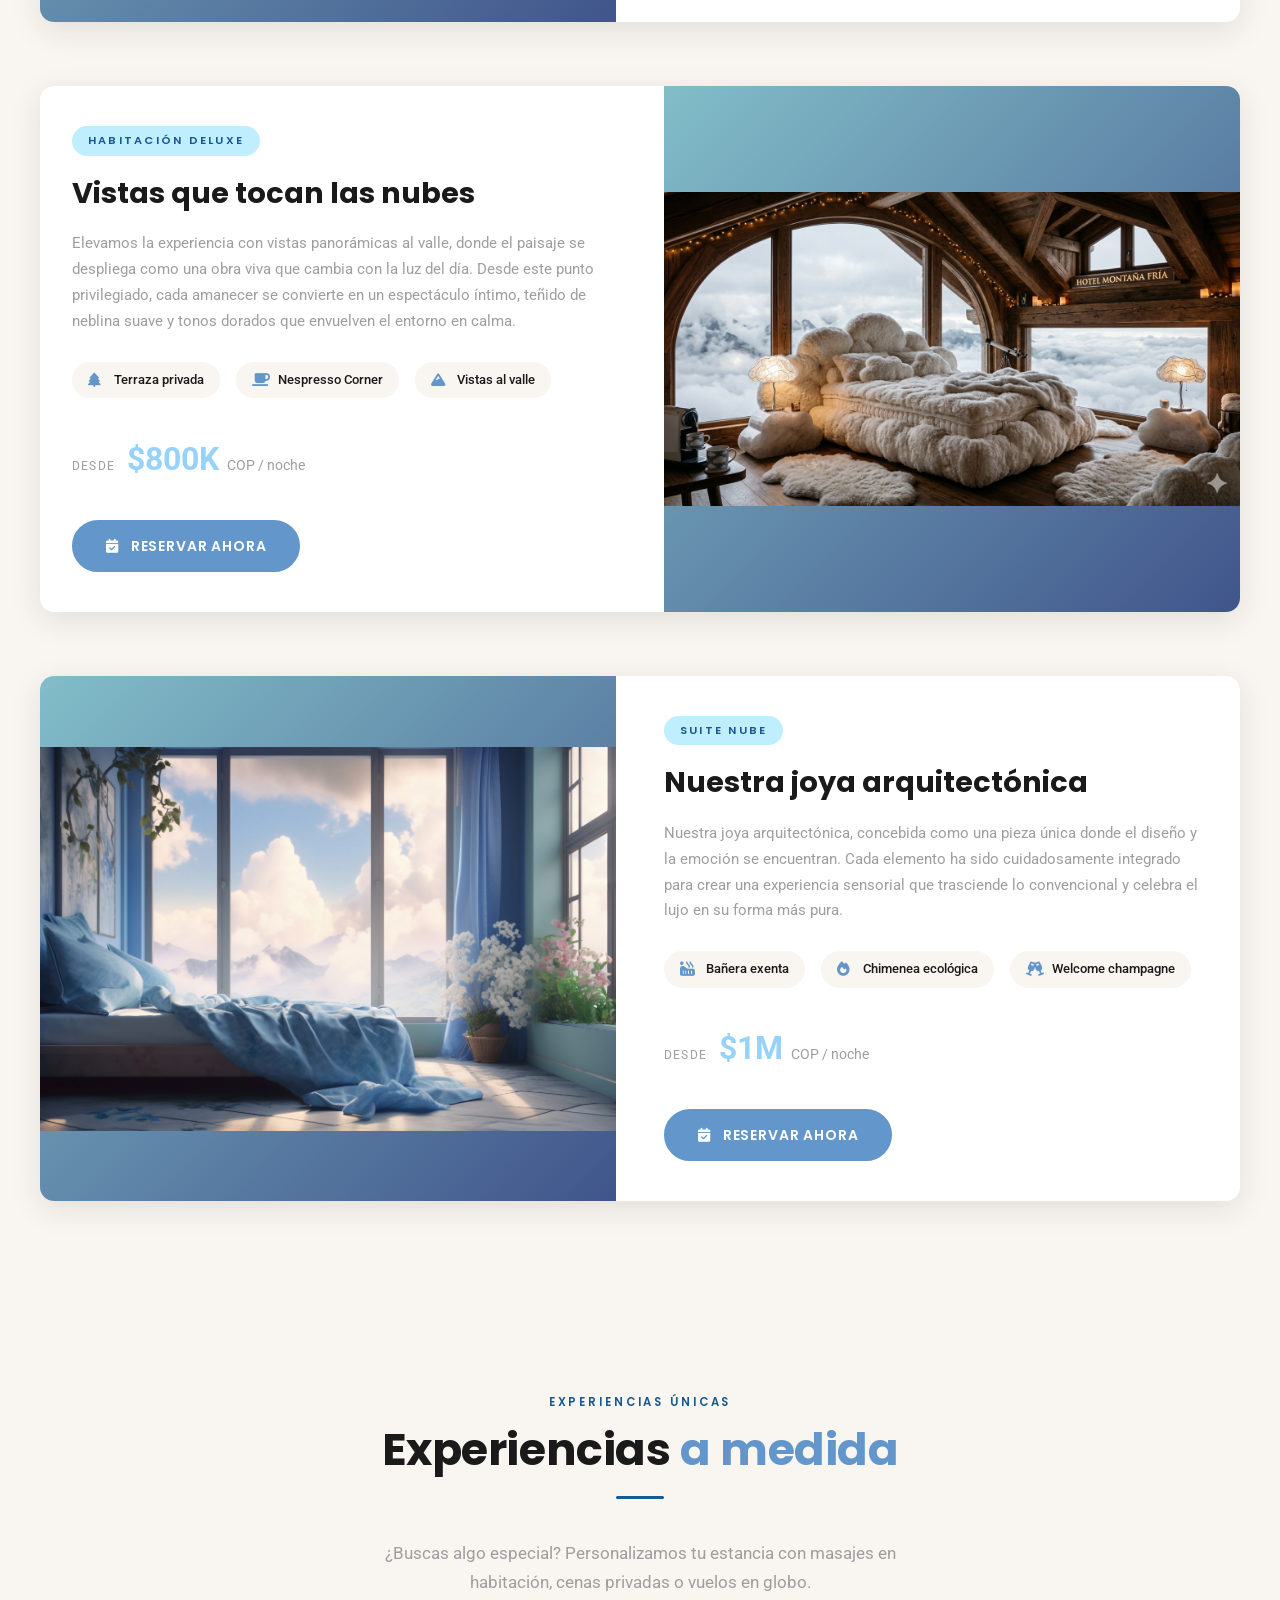
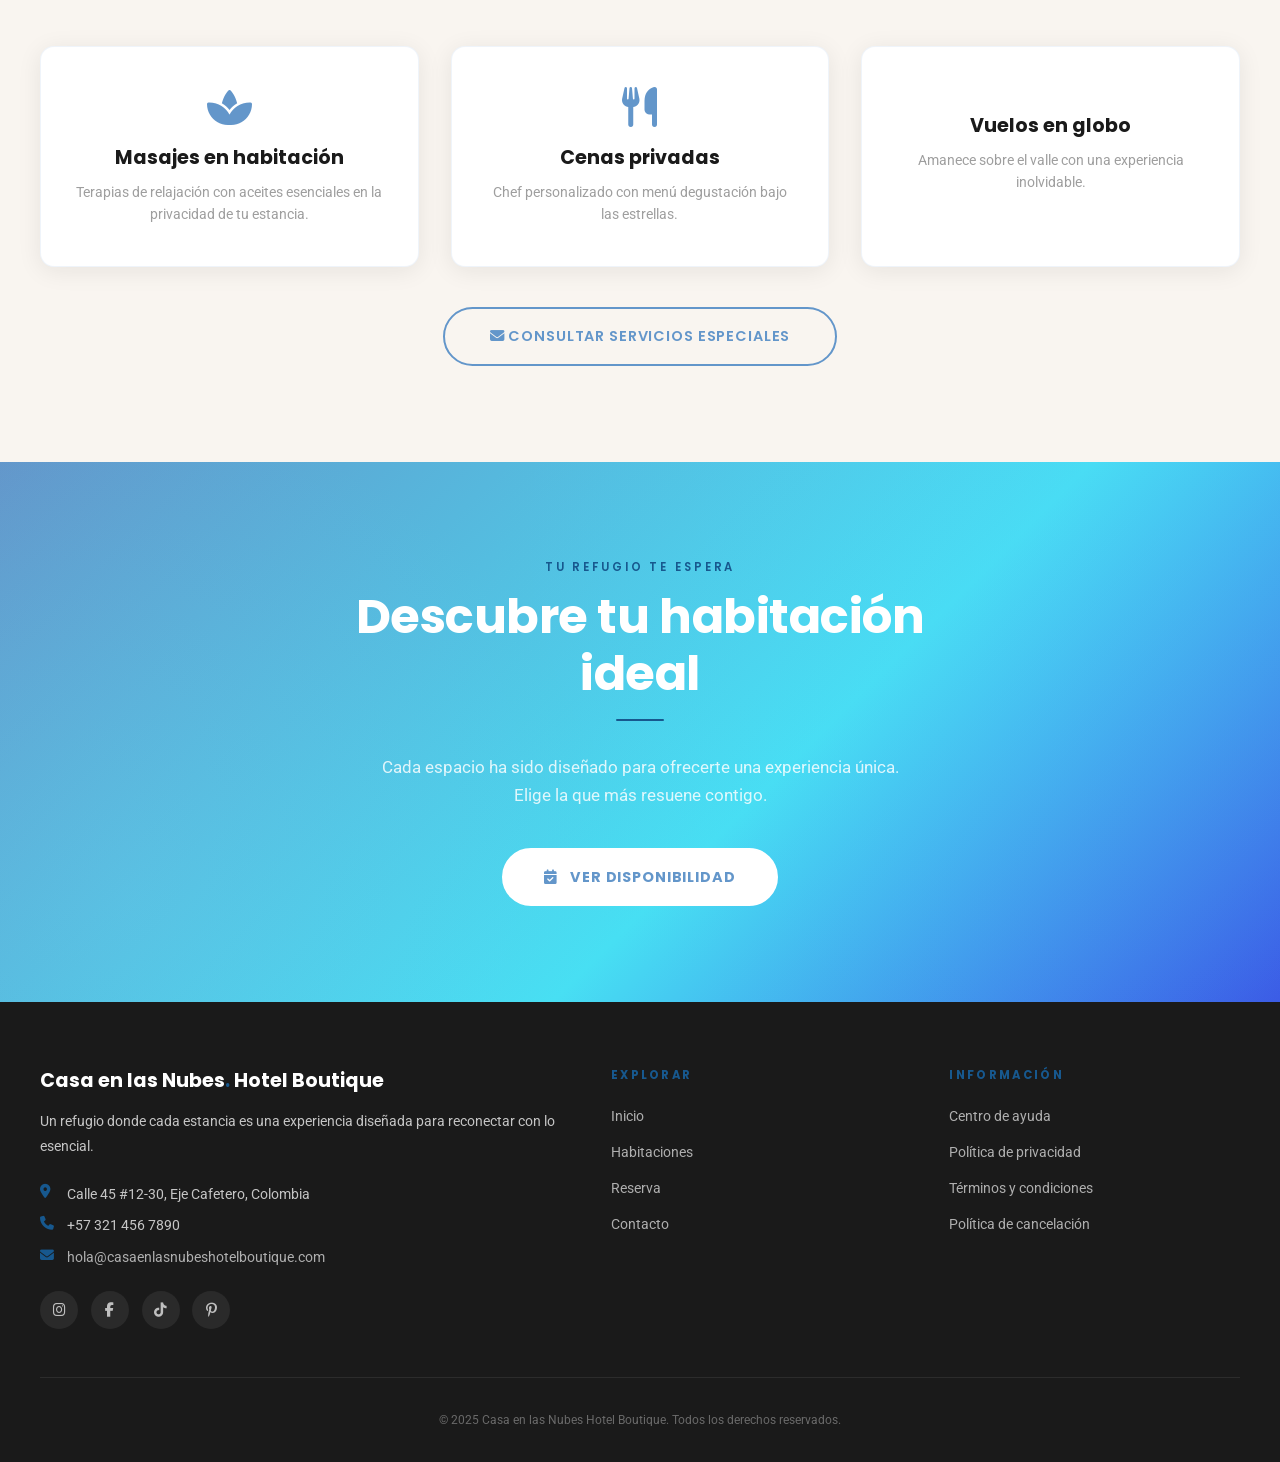
<file: servicios.html>
<!DOCTYPE html>
<html lang="es">
<head>
  <meta charset="UTF-8" />
  <meta name="viewport" content="width=device-width, initial-scale=1.0" />
  <title>Casa en las Nubes — Nuestras Habitaciones</title>
  <link rel="stylesheet" href="style.css">
  <link rel="preconnect" href="https://fonts.googleapis.com" />
  <link rel="preconnect" href="https://fonts.gstatic.com" crossorigin />
  <link href="https://fonts.googleapis.com/css2?family=Poppins:ital,wght@0,300;0,400;0,600;0,700;1,300;1,400&family=Roboto:wght@300;400;500&display=swap" rel="stylesheet" />
  <link rel="stylesheet" href="https://cdnjs.cloudflare.com/ajax/libs/font-awesome/6.5.1/css/all.min.css" />
  <script src="animaciones.js"></script>
</head>

<body>

  <!-- ============================================================
       HEADER & NAVEGACIÓN (IDÉNTICO AL HOME)
  ============================================================ -->
  <header>
    <nav class="nav-inner" aria-label="Navegación principal">
      <a href="index.html" class="logo">
        Casa en las Nubes<span>.</span> Hotel Boutique
      </a>
 
      <ul class="nav-links" role="list">
        <li><a href="index.html">Inicio</a></li>
        <li><a href="servicios.html" class="activo">Habitaciones</a></li>
        <li><a href="contacto.html">Contacto</a></li>
      </ul>
 
      <div class="nav-cta">
        <a href="reservas.html" class="btn-primario">Reservar ahora</a>
      </div>
 
      <button class="hamburger" id="hamburger" aria-label="Abrir menú" aria-expanded="false">
        <span></span>
        <span></span>
        <span></span>
      </button>
    </nav>
 
    <nav class="nav-mobile" id="navMobile" aria-label="Menú móvil">
      <a href="index.html">Inicio</a>
      <a href="habitaciones.html">Habitaciones</a>
      <a href="reserva.html">Reserva</a>
      <a href="contacto.html">Contacto</a>
      <a href="reservas.html" class="btn-primario">Reservar ahora</a>
    </nav>
  </header>


  <!-- ============================================================
       MAIN - PÁGINA DE HABITACIONES
  ============================================================ -->
  <main>

    <!-- =====================
         HERO DE HABITACIONES
    ===================== -->
    <section class="hero hero-habitaciones" aria-label="Portada habitaciones">
      <div class="hero-bg habitaciones-bg" role="img" aria-label="Vista de habitaciones con vistas al valle"></div>
      <div class="hero-overlay"></div>
      <div class="hero-content">
        <span class="hero-eyebrow">
          <i class="fa-solid fa-bed" style="margin-right:.4rem;"></i>
          Nuestras Estancias
        </span>
        <h1 class="hero-titulo">Espacios diseñados para <span>fundirse con el horizonte</span></h1>
        <div class="hero-divisor"></div>
        <p class="hero-subtitulo">
          Un refugio de paz y vistas infinitas.
        </p>
      </div>
    </section>


    <!-- =====================
         INTRO HABITACIONES
    ===================== -->
    <section class="seccion" id="intro-habitaciones">
      <div class="seccion-inner texto-centro">
        <div class="experiencia-intro">
          <span class="seccion-eyebrow">Descanso elevado</span>
          <h2 class="seccion-titulo">
            Diseñadas para <span>fundirse con el horizonte</span>
          </h2>
          <div class="seccion-divisor"></div>
          <p class="seccion-subtitulo">
            Nuestras habitaciones ofrecen un refugio de paz y vistas infinitas.
          </p>
        </div>
      </div>
    </section>


    <!-- =====================
         LISTADO DE HABITACIONES (COMPLETO)
    ===================== -->
    <section class="seccion habitaciones-completas" id="lista-habitaciones">
      <div class="seccion-inner">
        
        <div class="habitaciones-grid-completo">
          
          <!-- Habitación Estándar -->
          <article class="hab-card-detallada">
            <div class="hab-imagen-detallada">
              <div class="hab-imagen-placeholder-grande"
                   style="background:linear-gradient(135deg,#82bdc8,#40558b);">
                <img src="img/bajo-el-cielo-hotel-glamping.jpg" alt="habitacion estandar">
              </div>
            </div>
            <div class="hab-contenido-detallado">
              <span class="hab-tipo">Habitación Estándar</span>
              <h3 class="hab-titulo-detallado">Serenidad esencial</h3>
              <p class="hab-descripcion-detallada">
                Un espacio de serenidad esencial, ideal para quienes buscan desconectar del ritmo cotidiano sin renunciar al confort. Aquí, cada elemento ha sido cuidadosamente pensado para crear una atmósfera de calma profunda, donde el diseño se funde con la naturaleza y el tiempo parece detenerse.
              </p>
              
              <div class="hab-caracteristicas">
                <div class="caracteristica">
                  <i class="fa-solid fa-shower"></i>
                  <span>Ducha de lluvia</span>
                </div>
                <div class="caracteristica">
                  <i class="fa-solid fa-wind"></i>
                  <span>Climatización</span>
                </div>
                <div class="caracteristica">
                  <i class="fa-solid fa-mug-hot"></i>
                  <span>Kit de café premium</span>
                </div>
              </div>
              
              <div class="hab-precio-detallado">
                <span class="precio-desde">Desde</span>
                <strong>$500K <small>COP / noche</small></strong>
              </div>
              
              <a href="reservas.html" class="btn-primario">
                <i class="fa-solid fa-calendar-check"></i> Reservar ahora
              </a>
            </div>
          </article>
          
          <!-- Habitación Deluxe -->
          <article class="hab-card-detallada reverse">
            <div class="hab-imagen-detallada">
              <div class="hab-imagen-placeholder-grande"
                   style="background:linear-gradient(135deg,#82bdc8,#40558b);">
                <img src="img/Gemini_Generated_Image_f68ll1f68ll1f68l.png" alt="habitacion deluxe">
              </div>
            </div>
            <div class="hab-contenido-detallado">
              <span class="hab-tipo">Habitación Deluxe</span>
              <h3 class="hab-titulo-detallado">Vistas que tocan las nubes</h3>
              <p class="hab-descripcion-detallada">
                Elevamos la experiencia con vistas panorámicas al valle, donde el paisaje se despliega como una obra viva que cambia con la luz del día. Desde este punto privilegiado, cada amanecer se convierte en un espectáculo íntimo, teñido de neblina suave y tonos dorados que envuelven el entorno en calma.
              </p>
              
              <div class="hab-caracteristicas">
                <div class="caracteristica">
                  <i class="fa-solid fa-tree"></i>
                  <span>Terraza privada</span>
                </div>
                <div class="caracteristica">
                  <i class="fa-solid fa-mug-saucer"></i>
                  <span>Nespresso Corner</span>
                </div>
                <div class="caracteristica">
                  <i class="fa-solid fa-mountain"></i>
                  <span>Vistas al valle</span>
                </div>
              </div>
              
              <div class="hab-precio-detallado">
                <span class="precio-desde">Desde</span>
                <strong>$800K <small>COP / noche</small></strong>
              </div>
              
              <a href="reservas.html" class="btn-primario">
                <i class="fa-solid fa-calendar-check"></i> Reservar ahora
              </a>
            </div>
          </article>
          
          <!-- Suite "La Nube" -->
          <article class="hab-card-detallada">
            <div class="hab-imagen-detallada">
              <div class="hab-imagen-placeholder-grande"
                   style="background:linear-gradient(135deg,#82bdc8,#40558b);">
                <img src="img/room-with-window-surreal-view.jpg" alt="Suite Nube">
              </div>
            </div>
            <div class="hab-contenido-detallado">
              <span class="hab-tipo">Suite Nube</span>
              <h3 class="hab-titulo-detallado">Nuestra joya arquitectónica</h3>
              <p class="hab-descripcion-detallada">
                Nuestra joya arquitectónica, concebida como una pieza única donde el diseño y la emoción se encuentran. Cada elemento ha sido cuidadosamente integrado para crear una experiencia sensorial que trasciende lo convencional y celebra el lujo en su forma más pura.
              </p>
              
              <div class="hab-caracteristicas">
                <div class="caracteristica">
                  <i class="fa-solid fa-hot-tub"></i>
                  <span>Bañera exenta</span>
                </div>
                <div class="caracteristica">
                  <i class="fa-solid fa-fire"></i>
                  <span>Chimenea ecológica</span>
                </div>
                <div class="caracteristica">
                  <i class="fa-solid fa-champagne-glasses"></i>
                  <span>Welcome champagne</span>
                </div>
              </div>
              
              <div class="hab-precio-detallado">
                <span class="precio-desde">Desde</span>
                <strong>$1M <small>COP / noche</small></strong>
              </div>
              
              <a href="reservas.html" class="btn-primario">
                <i class="fa-solid fa-calendar-check"></i> Reservar ahora
              </a>
            </div>
          </article>
          
        </div>
      </div>
    </section>


    <!-- =====================
         SERVICIOS ESPECIALES (EXPERIENCIAS A MEDIDA)
    ===================== -->
    <section class="seccion servicios-especiales" id="experiencias" aria-label="Experiencias a medida">
      <div class="seccion-inner texto-centro">
        <span class="seccion-eyebrow" style="color:var(--color-secundario);">Experiencias únicas</span>
        <h2 class="seccion-titulo">
          Experiencias <span>a medida</span>
        </h2>
        <div class="seccion-divisor"></div>
        <p class="seccion-subtitulo">
          ¿Buscas algo especial? Personalizamos tu estancia con masajes en habitación, cenas privadas o vuelos en globo.
        </p>
        
        <div class="servicios-grid">
          <div class="servicio-card">
            <i class="fa-solid fa-spa"></i>
            <h4>Masajes en habitación</h4>
            <p>Terapias de relajación con aceites esenciales en la privacidad de tu estancia.</p>
          </div>
          <div class="servicio-card">
            <i class="fa-solid fa-utensils"></i>
            <h4>Cenas privadas</h4>
            <p>Chef personalizado con menú degustación bajo las estrellas.</p>
          </div>
          <div class="servicio-card">
            <i class="fa-solid fa-hot-air-balloon"></i>
            <h4>Vuelos en globo</h4>
            <p>Amanece sobre el valle con una experiencia inolvidable.</p>
          </div>
        </div>
        
        <div class="cta-servicios">
          <a href="contacto.html" class="btn-secundario btn-grande">
            <i class="fa-solid fa-envelope"></i> Consultar servicios especiales
          </a>
        </div>
      </div>
    </section>


    <!-- =====================
         LLAMADO A LA ACCIÓN FINAL
    ===================== -->
    <section class="seccion cta-seccion" id="cta-final" aria-label="Reserva tu estadía">
      <div class="cta-inner">
        <span class="seccion-eyebrow" style="color:var(--color-secundario);">Tu refugio te espera</span>
        <h2 class="cta-titulo">Descubre tu habitación ideal</h2>
        <div class="cta-divisor"></div>
        <p class="cta-subtitulo">
          Cada espacio ha sido diseñado para ofrecerte una experiencia única.<br/>
          Elige la que más resuene contigo.
        </p>
        <a href="reservas.html" class="btn-blanco">
          <i class="fa-solid fa-calendar-check" style="margin-right:.5rem;"></i>
          Ver disponibilidad
        </a>
      </div>
    </section>

  </main>


  <!-- ============================================================
       FOOTER (IDÉNTICO AL HOME)
  ============================================================ -->
  <footer>
    <div class="footer-inner">
 
      <div class="footer-grid">
 
        <div>
          <p class="footer-logo">Casa en las Nubes<span>.</span> Hotel Boutique</p>
          <p class="footer-desc">
            Un refugio donde cada estancia es una experiencia diseñada para reconectar con lo esencial.
          </p>
          <div class="footer-contacto">
            <div class="footer-contacto-item">
              <i class="fa-solid fa-location-dot"></i>
              <span>Calle 45 #12-30, Eje Cafetero, Colombia</span>
            </div>
            <div class="footer-contacto-item">
              <i class="fa-solid fa-phone"></i>
              <span>+57 321 456 7890</span>
            </div>
            <div class="footer-contacto-item">
              <i class="fa-solid fa-envelope"></i>
              <a href="contacto.html" style="color:rgba(255,255,255,.65);transition:color .22s;"
                 onmouseover="this.style.color='#fff'"
                 onmouseout="this.style.color='rgba(255,255,255,.65)'">
                hola@casaenlasnubeshotelboutique.com
              </a>
            </div>
          </div>
          <div class="footer-redes" aria-label="Redes sociales">
            <a href="#" class="footer-red" aria-label="Instagram"><i class="fa-brands fa-instagram"></i></a>
            <a href="#" class="footer-red" aria-label="Facebook"><i class="fa-brands fa-facebook-f"></i></a>
            <a href="#" class="footer-red" aria-label="TikTok"><i class="fa-brands fa-tiktok"></i></a>
            <a href="#" class="footer-red" aria-label="Pinterest"><i class="fa-brands fa-pinterest-p"></i></a>
          </div>
        </div>
 
        <div>
          <p class="footer-nav-titulo">Explorar</p>
          <ul class="footer-nav-lista" role="list">
            <li><a href="index.html">Inicio</a></li>
            <li><a href="habitaciones.html">Habitaciones</a></li>
            <li><a href="reservas.html">Reserva</a></li>
            <li><a href="contacto.html">Contacto</a></li>
          </ul>
        </div>
 
        <div>
          <p class="footer-nav-titulo">Información</p>
          <ul class="footer-nav-lista" role="list">
            <li><a href="contacto.html">Centro de ayuda</a></li>
            <li><a href="#">Política de privacidad</a></li>
            <li><a href="#">Términos y condiciones</a></li>
            <li><a href="#">Política de cancelación</a></li>
          </ul>
        </div>
 
      </div>
 
      <div class="footer-barra">
        <p class="footer-copy">
          &copy; 2025 Casa en las Nubes Hotel Boutique. Todos los derechos reservados.
        </p>
      </div>
 
    </div>
  </footer>
</body>
</html>
</file>
<file: style.css>
/* ============================================================
    VARIABLES Y RESET
============================================================ */
:root {
    --color-principal:  #6396ca;
    --color-secundario: #17588e;
    --color-fondo:      #F9F5F0;
    --color-texto:      #1A1A1A;
    --color-acento:     #96d3fb;
 
    /* Derivados útiles */
    --color-principal-light: rgba(0, 187, 255, 0.251);
    --color-principal-mid:   rgba(68, 128, 193, 0.205);
    --color-texto-suave:     #9e9e9e;
    --color-borde:           rgba(8, 92, 142, 0.15);
    --color-blanco:          #FFFFFF;
    --sombra-suave:          0 4px 24px rgba(26, 26, 26, 0.08);
    --sombra-card:           0 8px 32px rgba(26, 26, 26, 0.10);
    --radius-card:           14px;
    --radius-btn:            50px;
    --font-titulo:           'Poppins', sans-serif;
    --font-texto:            'Roboto', sans-serif;
    --transition:            all 0.28s ease;
}

*, *::before, *::after {
    box-sizing: border-box;
    margin: 0;
    padding: 0;
}
 
html { 
    scroll-behavior: smooth; 
}
 
body {
    font-family: var(--font-texto);
    background-color: var(--color-fondo);
    color: var(--color-texto);
    line-height: 1.6;
    -webkit-font-smoothing: antialiased;
}
 
img { 
    display: block;
    width: 100%; 
    object-fit: cover; 
}

a  { 
    text-decoration: none; 
    color: inherit; 
}
 
/* ============================================================
    TIPOGRAFÍA BASE
============================================================ */
h1, h2, h3, h4 {
    font-family: var(--font-titulo);
    line-height: 1.2;
}
 
/* ============================================================
    BOTONES
============================================================ */
.btn-primario {
    display: inline-block;
    background-color: var(--color-principal);
    color: var(--color-blanco);
    font-family: var(--font-titulo);
    font-weight: 600;
    font-size: 0.875rem;
    letter-spacing: 0.06em;
    text-transform: uppercase;
    padding: 0.85rem 2.2rem;
    border-radius: var(--radius-btn);
    border: 2px solid var(--color-principal);
    cursor: pointer;
    transition: var(--transition);
}

.btn-primario:hover {
    background-color: transparent;
    color: var(--color-principal);
}
 
.btn-secundario {
    display: inline-block;
    background-color: transparent;
    color: var(--color-principal);
    font-family: var(--font-titulo);
    font-weight: 600;
    font-size: 0.8rem;
    letter-spacing: 0.06em;
    text-transform: uppercase;
    padding: 0.72rem 1.8rem;
    border-radius: var(--radius-btn);
    border: 2px solid var(--color-principal);
    cursor: pointer;
    transition: var(--transition);
}

.btn-secundario:hover {
    background-color: var(--color-principal);
    color: var(--color-blanco);
}
 
.btn-blanco {
    display: inline-block;
    background-color: var(--color-blanco);
    color: var(--color-principal);
    font-family: var(--font-titulo);
    font-weight: 700;
    font-size: 0.9rem;
    letter-spacing: 0.06em;
    text-transform: uppercase;
    padding: 0.95rem 2.5rem;
    border-radius: var(--radius-btn);
    border: 2px solid var(--color-blanco);
    cursor: pointer;
    transition: var(--transition);
}

.btn-blanco:hover {
    background-color: transparent;
    color: var(--color-blanco);
}
 
/* ============================================================
    HEADER / NAVEGACIÓN
============================================================ */
header {
    position: fixed;
    top: 0;
    left: 0;
    width: 100%;
    z-index: 100;
    background: rgba(255, 255, 255, 0.92);
    backdrop-filter: blur(12px);
    -webkit-backdrop-filter: blur(12px);
    border-bottom: 1px solid var(--color-borde);
    box-shadow: 0 2px 18px rgba(223, 224, 224, 0.06);
}
 
.nav-inner {
    max-width: 1200px;
    margin: 0 auto;
    padding: 0 2rem;
    height: 72px;
    display: flex;
    align-items: center;
    justify-content: space-between;
    gap: 1rem;
}
 
    /* Logo */
    .logo {
      font-family: var(--font-titulo);
      font-weight: 700;
      font-size: 1.3rem;
      color: var(--color-principal);
      letter-spacing: -0.02em;
      white-space: nowrap;
      flex-shrink: 0;
    }
    .logo span {
      color: var(--color-secundario);
    }
 
    /* Links de navegación */
    .nav-links {
      display: flex;
      list-style: none;
      gap: 2.2rem;
      align-items: center;
    }
 
    .nav-links a {
      font-family: var(--font-titulo);
      font-size: 0.82rem;
      font-weight: 500;
      letter-spacing: 0.05em;
      text-transform: uppercase;
      color: var(--color-texto-suave);
      transition: var(--transition);
      position: relative;
      padding-bottom: 2px;
    }
    .nav-links a::after {
      content: '';
      position: absolute;
      bottom: -2px;
      left: 0;
      width: 0;
      height: 2px;
      background: var(--color-principal);
      transition: width 0.25s ease;
    }
    .nav-links a:hover,
    .nav-links a.activo {
      color: var(--color-principal);
    }
    .nav-links a:hover::after,
    .nav-links a.activo::after {
      width: 100%;
    }
 
    /* Botón CTA del nav */
    .nav-cta {
      flex-shrink: 0;
    }
 
    /* Hamburger mobile */
    .hamburger {
      display: none;
      flex-direction: column;
      gap: 5px;
      background: none;
      border: none;
      cursor: pointer;
      padding: 4px;
    }
    .hamburger span {
      display: block;
      width: 26px;
      height: 2px;
      background: var(--color-principal);
      border-radius: 2px;
      transition: var(--transition);
    }
 
    /* Menú mobile */
    .nav-mobile {
      display: none;
      position: fixed;
      top: 72px;
      left: 0;
      width: 100%;
      background: var(--color-blanco);
      border-bottom: 1px solid var(--color-borde);
      padding: 1.5rem 2rem 2rem;
      z-index: 99;
      flex-direction: column;
      gap: 1rem;
      box-shadow: var(--sombra-card);
    }
    .nav-mobile.abierto {
      display: flex;
    }
    .nav-mobile a {
      font-family: var(--font-titulo);
      font-size: 1rem;
      font-weight: 500;
      color: var(--color-texto);
      padding: 0.5rem 0;
      border-bottom: 1px solid var(--color-principal-light);
    }
    .nav-mobile .btn-primario {
      margin-top: 0.5rem;
      text-align: center;
      width: 100%;
    }
 
    /* ============================================================
       HERO
    ============================================================ */
    .hero {
      position: relative;
      height: 100vh;
      min-height: 620px;
      display: flex;
      align-items: center;
      justify-content: center;
      overflow: hidden;
    }
 
    /* Fondo con gradiente cálido en lugar de imagen externa */
    .hero-bg {
      position: absolute;
      inset: 0;
      background:
        linear-gradient(135deg,
          #0e272c 0%,
          #328fb4 25%,
          #416dab 50%,
          #76d5f7 70%,
          #3e797c 100%);
    }
 
    /* Patrón decorativo sutil encima del fondo */
    .hero-bg::before {
      content: '';
      position: absolute;
      inset: 0;
      background-image:
        radial-gradient(circle at 20% 30%, rgba(88, 211, 233, 0.25) 0%, transparent 50%),
        radial-gradient(circle at 80% 70%, rgba(62, 115, 124, 0.2) 0%, transparent 40%);
    }
 
    /* Overlay oscuro para legibilidad del texto */
    .hero-overlay {
      position: absolute;
      inset: 0;
      background: linear-gradient(
        to bottom,
        rgba(5, 18, 20, 0.42) 0%,
        rgba(20, 10, 5, 0.55) 50%,
        rgba(20, 10, 5, 0.70) 100%
      );
    }
 
    /* Contenido del hero */
    .hero-content {
      position: relative;
      z-index: 2;
      text-align: center;
      max-width: 780px;
      padding: 0 1.5rem;
    }
 
    .hero-eyebrow {
      display: inline-block;
      font-family: var(--font-titulo);
      font-size: 0.75rem;
      font-weight: 600;
      letter-spacing: 0.25em;
      text-transform: uppercase;
      color: var(--color-texto-suave);
      margin-bottom: 1.2rem;
      border: 1px solid rgba(248, 250, 255, 0.4);
      padding: 0.35rem 1.1rem;
      border-radius: var(--radius-btn);
    }
 
    .hero-titulo {
      font-size: clamp(2.4rem, 6vw, 4.4rem);
      font-weight: 700;
      color: var(--color-blanco);
      margin-bottom: 1.2rem;
      text-shadow: 0 2px 20px rgba(0,0,0,0.3);
      letter-spacing: -0.01em;
    }
 
    .hero-subtitulo {
      font-family: var(--font-texto);
      font-size: clamp(1rem, 2.2vw, 1.2rem);
      font-weight: 300;
      color: rgba(255, 255, 255, 0.88);
      margin-bottom: 2.4rem;
      line-height: 1.7;
      max-width: 560px;
      margin-left: auto;
      margin-right: auto;
    }
 
    /* Separador decorativo en el hero */
    .hero-divisor {
      width: 60px;
      height: 2px;
      background: var(--color-secundario);
      margin: 0 auto 2rem;
    }
 
    /* ============================================================
       SECCIÓN WRAPPER (espaciado compartido)
    ============================================================ */
    .seccion {
      padding: 6rem 1.5rem;
    }
    .seccion-inner {
      max-width: 1200px;
      margin: 0 auto;
    }
 
    /* Encabezado de sección reutilizable */
    .seccion-eyebrow {
      display: block;
      font-family: var(--font-titulo);
      font-size: 0.72rem;
      font-weight: 600;
      letter-spacing: 0.25em;
      text-transform: uppercase;
      color: var(--color-acento);
      margin-bottom: 0.7rem;
    }
    .seccion-titulo {
      font-size: clamp(1.8rem, 4vw, 2.8rem);
      font-weight: 700;
      color: var(--color-texto);
      margin-bottom: 0.8rem;
      letter-spacing: -0.01em;
    }
    .seccion-titulo span { color: var(--color-principal); }
    .seccion-subtitulo {
      font-size: 1.05rem;
      color: var(--color-texto-suave);
      max-width: 560px;
      line-height: 1.75;
    }
    .seccion-divisor {
      width: 48px;
      height: 3px;
      background: var(--color-secundario);
      border-radius: 2px;
      margin: 1.2rem 0 2.5rem;
    }
 
    /* Centrado */
    .texto-centro { text-align: center; }
    .texto-centro .seccion-subtitulo,
    .texto-centro .seccion-divisor { margin-left: auto; margin-right: auto; }
 
    /* ============================================================
       SECCIÓN EXPERIENCIA
    ============================================================ */
    .experiencia-intro {
      display: grid;
      grid-template-columns: 1fr;
      gap: 1rem;
      margin-bottom: 4rem;
    }
 
    /* Tres columnas de pilares */
    .pilares-grid {
      display: grid;
      grid-template-columns: repeat(auto-fit, minmax(240px, 1fr));
      gap: 2rem;
    }
 
    .pilar-card {
      background: var(--color-blanco);
      border-radius: var(--radius-card);
      padding: 2.5rem 2rem;
      text-align: center;
      border: 1px solid var(--color-borde);
      box-shadow: var(--sombra-suave);
      transition: transform 0.3s ease, box-shadow 0.3s ease;
    }
    .pilar-card:hover {
      transform: translateY(-6px);
      box-shadow: var(--sombra-card);
    }
 
    .pilar-icono {
      width: 68px;
      height: 68px;
      background: var(--color-principal-light);
      border-radius: 50%;
      display: flex;
      align-items: center;
      justify-content: center;
      margin: 0 auto 1.5rem;
      transition: background 0.3s ease;
    }
    .pilar-card:hover .pilar-icono {
      background: var(--color-principal-mid);
    }
    .pilar-icono i {
      font-size: 1.6rem;
      color: var(--color-principal);
    }
    .pilar-nombre {
      font-size: 1.15rem;
      font-weight: 700;
      color: var(--color-texto);
      margin-bottom: 0.6rem;
      letter-spacing: 0.02em;
    }
    .pilar-desc {
      font-size: 0.92rem;
      color: var(--color-texto-suave);
      line-height: 1.7;
    }
 
    /* ============================================================
       SECCIÓN HABITACIONES (preview)
    ============================================================ */
    .habitaciones-seccion {
      background: var(--color-blanco);
    }
 
    .habitaciones-grid {
      display: grid;
      grid-template-columns: repeat(auto-fit, minmax(290px, 1fr));
      gap: 2rem;
      margin-top: 3.5rem;
    }
 
    /* Tarjeta de habitación */
    .hab-card {
      background: var(--color-blanco);
      border-radius: var(--radius-card);
      overflow: hidden;
      border: 1px solid rgba(26, 26, 26, 0.08);
      box-shadow: var(--sombra-suave);
      display: flex;
      flex-direction: column;
      transition: transform 0.32s ease, box-shadow 0.32s ease;
    }
    .hab-card:hover {
      transform: translateY(-8px);
      box-shadow: 0 16px 40px rgba(26, 26, 26, 0.14);
    }
 
    .hab-imagen-wrap {
      position: relative;
      aspect-ratio: 4 / 3;
      overflow: hidden;
    }
    .hab-imagen-placeholder {
      width: 100%;
      height: 100%;
      background: linear-gradient(135deg, #c8a882 0%, #a07850 50%, #7a5a35 100%);
      display: flex;
      align-items: center;
      justify-content: center;
      font-size: 3.5rem;
      color: rgba(255,255,255,0.5);
      transition: transform 0.5s ease;
    }
    .hab-card:hover .hab-imagen-placeholder {
      transform: scale(1.04);
    }
 
    /* Badge de tipo */
    .hab-badge {
      position: absolute;
      top: 1rem;
      left: 1rem;
      background: var(--color-principal);
      color: var(--color-blanco);
      font-family: var(--font-titulo);
      font-size: 0.68rem;
      font-weight: 700;
      letter-spacing: 0.12em;
      text-transform: uppercase;
      padding: 0.3rem 0.85rem;
      border-radius: 30px;
    }
 
    .hab-cuerpo {
      padding: 1.8rem;
      flex: 1;
      display: flex;
      flex-direction: column;
      gap: 0.6rem;
    }
    .hab-nombre {
      font-size: 1.25rem;
      font-weight: 700;
      color: var(--color-texto);
    }
    .hab-descripcion {
      font-size: 0.9rem;
      color: var(--color-texto-suave);
      line-height: 1.6;
      flex: 1;
    }
    .hab-footer {
      display: flex;
      align-items: center;
      justify-content: space-between;
      margin-top: 1.2rem;
      padding-top: 1.2rem;
      border-top: 1px solid var(--color-borde);
    }
    .hab-precio {
      font-family: var(--font-titulo);
      font-size: 0.8rem;
      color: var(--color-texto-suave);
    }
    .hab-precio strong {
      display: block;
      font-size: 1.15rem;
      color: var(--color-acento);
      font-weight: 700;
    }
 
    /* ============================================================
       SECCIÓN LLAMADO A LA ACCIÓN (CTA)
    ============================================================ */
    .cta-seccion {
      background: linear-gradient(
        135deg,
        var(--color-principal) 0%,
        #47dff3 60%,
        #3b5ae6 100%
      );
      position: relative;
      overflow: hidden;
    }
    .cta-seccion::before {
      content: '';
      position: absolute;
      inset: 0;
      background:
        radial-gradient(circle at 80% 20%, rgba(87, 200, 252, 0.151) 0%, transparent 50%),
        radial-gradient(circle at 10% 80%, rgba(122, 222, 249, 0.15) 0%, transparent 40%);
      pointer-events: none;
    }
    .cta-inner {
      position: relative;
      z-index: 1;
      text-align: center;
      max-width: 680px;
      margin: 0 auto;
    }
    .cta-titulo {
      font-size: clamp(1.9rem, 4vw, 3rem);
      font-weight: 700;
      color: var(--color-blanco);
      margin-bottom: 1rem;
      letter-spacing: -0.01em;
    }
    .cta-subtitulo {
      font-size: 1.05rem;
      color: rgba(255, 255, 255, 0.82);
      margin-bottom: 2.4rem;
      line-height: 1.7;
    }
    .cta-divisor {
      width: 48px;
      height: 2px;
      background: var(--color-secundario);
      margin: 1rem auto 2rem;
      border-radius: 2px;
    }
 
    /* ============================================================
       FOOTER
    ============================================================ */
    footer {
      background: var(--color-texto);
      color: rgba(255, 255, 255, 0.75);
      padding: 4rem 1.5rem 2rem;
    }
    .footer-inner {
      max-width: 1200px;
      margin: 0 auto;
    }
    .footer-grid {
      display: grid;
      grid-template-columns: 1.8fr 1fr 1fr;
      gap: 3rem;
      padding-bottom: 3rem;
      border-bottom: 1px solid rgba(255,255,255,0.08);
    }
 
    /* Logo en footer */
    .footer-logo {
      font-family: var(--font-titulo);
      font-size: 1.2rem;
      font-weight: 700;
      color: var(--color-blanco);
      margin-bottom: 0.8rem;
    }
    .footer-logo span { color: var(--color-secundario); }
 
    .footer-desc {
      font-size: 0.88rem;
      line-height: 1.75;
      margin-bottom: 1.5rem;
    }
 
    /* Datos de contacto */
    .footer-contacto {
      display: flex;
      flex-direction: column;
      gap: 0.6rem;
    }
    .footer-contacto-item {
      display: flex;
      align-items: flex-start;
      gap: 0.7rem;
      font-size: 0.87rem;
    }
    .footer-contacto-item i {
      color: var(--color-secundario);
      margin-top: 0.15rem;
      width: 16px;
      flex-shrink: 0;
    }
 
    /* Redes sociales */
    .footer-redes {
      display: flex;
      gap: 0.8rem;
      margin-top: 1.4rem;
    }
    .footer-red {
      width: 38px;
      height: 38px;
      background: rgba(255,255,255,0.07);
      border-radius: 50%;
      display: flex;
      align-items: center;
      justify-content: center;
      color: rgba(255,255,255,0.7);
      font-size: 0.9rem;
      transition: background 0.25s ease, color 0.25s ease;
    }
    .footer-red:hover {
      background: var(--color-principal);
      color: var(--color-blanco);
    }
 
    /* Columnas de navegación en footer */
    .footer-nav-titulo {
      font-family: var(--font-titulo);
      font-size: 0.72rem;
      font-weight: 700;
      letter-spacing: 0.2em;
      text-transform: uppercase;
      color: var(--color-secundario);
      margin-bottom: 1.2rem;
    }
    .footer-nav-lista {
      list-style: none;
      display: flex;
      flex-direction: column;
      gap: 0.65rem;
    }
    .footer-nav-lista a {
      font-size: 0.9rem;
      color: rgba(255,255,255,0.65);
      transition: color 0.22s ease;
    }
    .footer-nav-lista a:hover { color: var(--color-blanco); }
 
    /* Barra inferior del footer */
    .footer-barra {
      display: flex;
      flex-direction: column;
      align-items: center;
      gap: 0.5rem;
      padding-top: 2rem;
      text-align: center;
    }
    .footer-copy {
      font-size: 0.78rem;
      color: rgba(255,255,255,0.35);
    }
 
    /* ============================================================
       RESPONSIVE — TABLETS Y MOBILE
    ============================================================ */
    @media (max-width: 900px) {
      .footer-grid {
        grid-template-columns: 1fr 1fr;
      }
    }
 
    @media (max-width: 680px) {
      /* Nav */
      .nav-links,
      .nav-cta { display: none; }
      .hamburger { display: flex; }
 
      /* Secciones */
      .seccion { padding: 4rem 1.2rem; }
 
      /* Hero */
      .hero-titulo { font-size: 2.2rem; }
 
      /* Footer */
      .footer-grid {
        grid-template-columns: 1fr;
        gap: 2rem;
      }
    }

/* ============================================================
   PÁGINA DE HABITACIONES - TARJETAS DETALLADAS
============================================================ */

/* Hero específico para habitaciones */
.hero-habitaciones {
    min-height: 60vh;
    height: auto;
    padding: 8rem 0 4rem;
}

/* Grid de habitaciones completas */
.habitaciones-grid-completo {
    display: flex;
    flex-direction: column;
    gap: 4rem;
    margin-top: 2rem;
}

/* Tarjeta detallada de habitación */
.hab-card-detallada {
    display: grid;
    grid-template-columns: 1fr 1fr;
    gap: 3rem;
    background: var(--color-blanco);
    border-radius: var(--radius-card);
    overflow: hidden;
    box-shadow: var(--sombra-card);
    transition: transform 0.3s ease, box-shadow 0.3s ease;
}

.hab-card-detallada:hover {
    transform: translateY(-4px);
    box-shadow: 0 24px 48px rgba(26, 26, 26, 0.16);
}

.hab-card-detallada.reverse {
    direction: rtl;
}

.hab-card-detallada.reverse .hab-contenido-detallado {
    direction: ltr;
}

/* Imagen de habitación */
.hab-imagen-detallada {
    overflow: hidden;
    min-height: 380px;
}

.hab-imagen-placeholder-grande {
    width: 100%;
    height: 100%;
    min-height: 380px;
    display: flex;
    align-items: center;
    justify-content: center;
    font-size: 4rem;
    color: rgba(255, 255, 255, 0.6);
    transition: transform 0.5s ease;
}

.hab-card-detallada:hover .hab-imagen-placeholder-grande {
    transform: scale(1.03);
}

/* Contenido de la habitación */
.hab-contenido-detallado {
    padding: 2.5rem 2rem 2.5rem 0;
    display: flex;
    flex-direction: column;
    gap: 1.2rem;
}

.hab-card-detallada.reverse .hab-contenido-detallado {
    padding: 2.5rem 0 2.5rem 2rem;
}

.hab-tipo {
    display: inline-block;
    font-family: var(--font-titulo);
    font-size: 0.7rem;
    font-weight: 600;
    letter-spacing: 0.2em;
    text-transform: uppercase;
    color: var(--color-secundario);
    background: var(--color-principal-light);
    padding: 0.35rem 1rem;
    border-radius: 30px;
    width: fit-content;
}

.hab-titulo-detallado {
    font-size: 1.8rem;
    font-weight: 700;
    color: var(--color-texto);
    line-height: 1.3;
}

.hab-descripcion-detallada {
    font-size: 0.95rem;
    color: var(--color-texto-suave);
    line-height: 1.7;
}

/* Características de la habitación */
.hab-caracteristicas {
    display: flex;
    flex-wrap: wrap;
    gap: 1rem;
    margin: 0.5rem 0;
}

.caracteristica {
    display: flex;
    align-items: center;
    gap: 0.5rem;
    background: var(--color-fondo);
    padding: 0.5rem 1rem;
    border-radius: 40px;
    font-size: 0.8rem;
    font-weight: 500;
    color: var(--color-texto);
}

.caracteristica i {
    color: var(--color-principal);
    font-size: 0.9rem;
    width: 18px;
}

/* Precio detallado */
.hab-precio-detallado {
    margin: 0.5rem 0;
}

.hab-precio-detallado .precio-desde {
    font-size: 0.75rem;
    color: var(--color-texto-suave);
    text-transform: uppercase;
    letter-spacing: 0.1em;
    display: inline-block;
    margin-right: 0.5rem;
}

.hab-precio-detallado strong {
    font-size: 2rem;
    font-weight: 700;
    color: var(--color-acento);
}

.hab-precio-detallado small {
    font-size: 0.85rem;
    font-weight: 400;
    color: var(--color-texto-suave);
}

/* Botón en tarjeta detallada */
.hab-contenido-detallado .btn-primario {
    width: fit-content;
    margin-top: 0.5rem;
    padding: 0.8rem 2rem;
}

.hab-contenido-detallado .btn-primario i {
    margin-right: 0.5rem;
}

/* ============================================================
   SERVICIOS ESPECIALES (EXPERIENCIAS A MEDIDA)
============================================================ */

.servicios-especiales {
    background: var(--color-fondo);
    position: relative;
}

.servicios-grid {
    display: grid;
    grid-template-columns: repeat(auto-fit, minmax(260px, 1fr));
    gap: 2rem;
    margin: 3rem 0 2.5rem;
}

/* Tarjeta de servicio */
.servicio-card {
    background: var(--color-blanco);
    border-radius: var(--radius-card);
    padding: 2.5rem 2rem;
    text-align: center;
    transition: all 0.3s ease;
    border: 1px solid rgba(99, 150, 202, 0.1);
    box-shadow: var(--sombra-suave);
    position: relative;
    overflow: hidden;
}

.servicio-card::before {
    content: '';
    position: absolute;
    top: 0;
    left: 0;
    width: 100%;
    height: 4px;
    background: linear-gradient(90deg, var(--color-principal), var(--color-secundario));
    transform: scaleX(0);
    transform-origin: left;
    transition: transform 0.4s ease;
}

.servicio-card:hover::before {
    transform: scaleX(1);
}

.servicio-card:hover {
    transform: translateY(-8px);
    box-shadow: var(--sombra-card);
}

.servicio-card i {
    font-size: 2.5rem;
    color: var(--color-principal);
    margin-bottom: 1.2rem;
    display: inline-block;
    transition: transform 0.3s ease;
}

.servicio-card:hover i {
    transform: scale(1.1);
}

.servicio-card h4 {
    font-family: var(--font-titulo);
    font-size: 1.2rem;
    font-weight: 700;
    color: var(--color-texto);
    margin-bottom: 0.75rem;
}

.servicio-card p {
    font-size: 0.88rem;
    color: var(--color-texto-suave);
    line-height: 1.6;
}

/* Botón de servicios especiales */
.cta-servicios {
    text-align: center;
    margin-top: 2rem;
}

#intro-habitaciones {
  padding-bottom: 2rem;
}

#lista-habitaciones {
  padding-top: 1rem;
}

.btn-grande {
    padding: 1rem 2.8rem;
    font-size: 0.9rem;
}

/* ============================================================
   RESPONSIVE PARA PÁGINA DE HABITACIONES
============================================================ */

@media (max-width: 900px) {
    .hab-card-detallada {
        grid-template-columns: 1fr;
        gap: 0;
    }
    
    .hab-card-detallada.reverse {
        direction: ltr;
    }
    
    .hab-contenido-detallado {
        padding: 2rem;
    }
    
    .hab-card-detallada.reverse .hab-contenido-detallado {
        padding: 2rem;
    }
    
    .hab-imagen-detallada {
        min-height: 280px;
    }
    
    .hab-imagen-placeholder-grande {
        min-height: 280px;
    }
    
    .hab-titulo-detallado {
        font-size: 1.5rem;
    }
    
    .hab-precio-detallado strong {
        font-size: 1.6rem;
    }
}

@media (max-width: 680px) {
    .hero-habitaciones {
        min-height: 50vh;
        padding: 7rem 0 3rem;
    }
    
    .hero-titulo span {
        display: block;
    }
    
    .servicios-grid {
        gap: 1.5rem;
    }
    
    .servicio-card {
        padding: 1.8rem 1.2rem;
    }
    
    .servicio-card i {
        font-size: 2rem;
    }
    
    .servicio-card h4 {
        font-size: 1rem;
    }
    
    .caracteristica {
        font-size: 0.7rem;
        padding: 0.4rem 0.8rem;
    }
    
    .hab-caracteristicas {
        gap: 0.7rem;
    }
}

@media (max-width: 480px) {
    .habitaciones-grid-completo {
        gap: 2.5rem;
    }
    
    .hab-contenido-detallado {
        padding: 1.5rem;
    }
    
    .hab-titulo-detallado {
        font-size: 1.3rem;
    }
    
    .hab-precio-detallado strong {
        font-size: 1.4rem;
    }
    
    .btn-grande {
        padding: 0.8rem 1.8rem;
        font-size: 0.8rem;
    }
}

/* ============================================================
   PÁGINA DE CONTACTO
============================================================ */

/* Hero específico para contacto */
.hero-contacto {
    min-height: 60vh;
    height: auto;
    padding: 8rem 0 4rem;
}

.contacto-bg {
    background: linear-gradient(135deg,
          #0e272c 0%,
          #328fb4 25%,
          #416dab 50%,
          #76d5f7 70%,
          #3e797c 100%);
}

/* Grid principal de contacto */
.contacto-grid {
    display: grid;
    grid-template-columns: 1fr 1fr;
    gap: 4rem;
    align-items: start;
}

/* Información de contacto - tarjetas */
.contacto-tarjetas {
    display: flex;
    flex-direction: column;
    gap: 1.5rem;
    margin-bottom: 2.5rem;
}

.contacto-tarjeta {
    display: flex;
    align-items: flex-start;
    gap: 1.2rem;
    background: var(--color-blanco);
    padding: 1.2rem 1.5rem;
    border-radius: var(--radius-card);
    box-shadow: var(--sombra-suave);
    transition: transform 0.3s ease, box-shadow 0.3s ease;
    border: 1px solid var(--color-borde);
}

.contacto-tarjeta:hover {
    transform: translateX(6px);
    box-shadow: var(--sombra-card);
}

.contacto-icono {
    width: 48px;
    height: 48px;
    background: var(--color-principal-light);
    border-radius: 50%;
    display: flex;
    align-items: center;
    justify-content: center;
    flex-shrink: 0;
}

.contacto-icono i {
    font-size: 1.2rem;
    color: var(--color-principal);
}

.contacto-detalle h4 {
    font-family: var(--font-titulo);
    font-size: 0.7rem;
    font-weight: 700;
    letter-spacing: 0.12em;
    text-transform: uppercase;
    color: var(--color-secundario);
    margin-bottom: 0.4rem;
}

.contacto-detalle p {
    font-size: 0.95rem;
    color: var(--color-texto);
    line-height: 1.5;
}

/* Widget de clima */
.clima-widget {
    background: linear-gradient(135deg, var(--color-principal) 0%, var(--color-secundario) 100%);
    border-radius: var(--radius-card);
    padding: 1.5rem;
    display: flex;
    align-items: center;
    gap: 1.2rem;
    color: var(--color-blanco);
    box-shadow: var(--sombra-card);
}

.clima-icono i {
    font-size: 2.5rem;
    opacity: 0.9;
}

.clima-info h4 {
    font-family: var(--font-titulo);
    font-size: 0.8rem;
    font-weight: 700;
    letter-spacing: 0.1em;
    text-transform: uppercase;
    margin-bottom: 0.3rem;
}

.clima-info p {
    font-size: 0.8rem;
    opacity: 0.85;
    margin-bottom: 0.3rem;
}

.clima-temperatura {
    font-size: 1.5rem;
    font-weight: 700;
    font-family: var(--font-titulo);
}

/* Formulario de contacto */
.contacto-formulario {
    background: var(--color-blanco);
    border-radius: var(--radius-card);
    padding: 2.5rem;
    box-shadow: var(--sombra-card);
    border: 1px solid var(--color-borde);
}

.formulario-header {
    margin-bottom: 2rem;
}

.formulario-titulo {
    font-size: 1.8rem;
    font-weight: 700;
    color: var(--color-texto);
    margin-bottom: 0.5rem;
}

.formulario-divisor {
    width: 48px;
    height: 3px;
    background: var(--color-secundario);
    border-radius: 2px;
    margin-top: 0.8rem;
}

/* Campos del formulario */
.campo-grupo {
    margin-bottom: 1.5rem;
}

.campo-grupo label {
    display: block;
    font-family: var(--font-titulo);
    font-size: 0.75rem;
    font-weight: 600;
    letter-spacing: 0.08em;
    text-transform: uppercase;
    color: var(--color-texto-suave);
    margin-bottom: 0.5rem;
}

.campo-grupo input,
.campo-grupo select,
.campo-grupo textarea {
    width: 100%;
    padding: 0.9rem 1rem;
    font-family: var(--font-texto);
    font-size: 0.95rem;
    border: 1px solid var(--color-borde);
    border-radius: 12px;
    background: var(--color-fondo);
    transition: all 0.25s ease;
    color: var(--color-texto);
}

.campo-grupo input:focus,
.campo-grupo select:focus,
.campo-grupo textarea:focus {
    outline: none;
    border-color: var(--color-principal);
    box-shadow: 0 0 0 3px var(--color-principal-light);
}

.campo-grupo textarea {
    resize: vertical;
    min-height: 120px;
}

.btn-enviar {
    width: 100%;
    display: flex;
    align-items: center;
    justify-content: center;
    gap: 0.6rem;
    margin-top: 0.5rem;
}

.btn-enviar i {
    font-size: 0.9rem;
}

/* Sección refugio */
.refugio-seccion {
    background: var(--color-fondo);
    text-align: center;
    padding: 5rem 1.5rem;
}

.refugio-icono {
    font-size: 2.5rem;
    color: var(--color-secundario);
    margin-bottom: 1.5rem;
    opacity: 0.7;
}

.refugio-titulo {
    font-size: clamp(1.6rem, 4vw, 2.2rem);
    font-weight: 700;
    color: var(--color-texto);
    margin-bottom: 1rem;
}

.refugio-divisor {
    width: 48px;
    height: 2px;
    background: var(--color-secundario);
    margin: 1rem auto 1.5rem;
}

.refugio-texto {
    font-size: 1rem;
    color: var(--color-texto-suave);
    line-height: 1.8;
    max-width: 600px;
    margin: 0 auto;
}

/* Newsletter en footer */
.footer-newsletter-texto {
    font-size: 0.85rem;
    line-height: 1.6;
    margin-bottom: 1rem;
    color: rgba(255, 255, 255, 0.65);
}

.footer-newsletter-form {
    display: flex;
    gap: 0.5rem;
    align-items: center;
}

.footer-newsletter-form input {
    flex: 1;
    padding: 0.7rem 1rem;
    border: none;
    border-radius: 40px;
    font-family: var(--font-texto);
    font-size: 0.85rem;
    background: rgba(255, 255, 255, 0.1);
    color: var(--color-blanco);
}

.footer-newsletter-form input::placeholder {
    color: rgba(255, 255, 255, 0.5);
}

.footer-newsletter-form input:focus {
    outline: none;
    background: rgba(255, 255, 255, 0.2);
}

.btn-newsletter {
    background: var(--color-secundario);
    border: none;
    width: 38px;
    height: 38px;
    border-radius: 50%;
    display: flex;
    align-items: center;
    justify-content: center;
    cursor: pointer;
    transition: all 0.25s ease;
    color: var(--color-blanco);
}

.btn-newsletter:hover {
    background: var(--color-principal);
    transform: scale(1.05);
}

/* ============================================================
   RESPONSIVE PARA CONTACTO
============================================================ */

@media (max-width: 900px) {
    .contacto-grid {
        grid-template-columns: 1fr;
        gap: 2.5rem;
    }
    
    .contacto-info {
        order: 2;
    }
    
    .contacto-formulario {
        order: 1;
    }
}

@media (max-width: 680px) {
    .hero-contacto {
        min-height: 50vh;
        padding: 7rem 0 3rem;
    }
    
    .contacto-formulario {
        padding: 1.8rem;
    }
    
    .formulario-titulo {
        font-size: 1.4rem;
    }
    
    .contacto-tarjeta {
        padding: 1rem;
    }
    
    .contacto-icono {
        width: 40px;
        height: 40px;
    }
    
    .contacto-icono i {
        font-size: 1rem;
    }
    
    .contacto-detalle p {
        font-size: 0.85rem;
    }
    
    .clima-widget {
        padding: 1.2rem;
    }
    
    .clima-icono i {
        font-size: 2rem;
    }
    
    .clima-temperatura {
        font-size: 1.2rem;
    }
    
    .refugio-seccion {
        padding: 3rem 1.2rem;
    }
}

/* ============================================================
   PÁGINA DE RESERVA
============================================================ */

/* Hero específico para reserva */
.hero-reserva {
    min-height: 60vh;
    height: auto;
    padding: 8rem 0 4rem;
}

.reserva-bg {
    background: linear-gradient(135deg,
          #0e272c 0%,
          #328fb4 25%,
          #416dab 50%,
          #76d5f7 70%,
          #3e797c 100%);
}

/* Grid principal de reserva */
.reserva-grid {
    display: grid;
    grid-template-columns: 1fr 0.9fr;
    gap: 3rem;
    align-items: start;
}

/* Formulario de reserva */
.reserva-formulario {
    background: var(--color-blanco);
    border-radius: var(--radius-card);
    padding: 2.5rem;
    box-shadow: var(--sombra-card);
    border: 1px solid var(--color-borde);
}

.formulario-descripcion {
    font-size: 0.9rem;
    color: var(--color-texto-suave);
    margin-top: 0.5rem;
    line-height: 1.6;
}

.formulario-reserva {
    margin-top: 1.5rem;
}

/* Select personalizado */
.formulario-reserva select {
    appearance: none;
    background-image: url("data:image/svg+xml;charset=UTF-8,%3csvg xmlns='http://www.w3.org/2000/svg' viewBox='0 0 24 24' fill='none' stroke='%236396ca' stroke-width='2' stroke-linecap='round' stroke-linejoin='round'%3e%3cpolyline points='6 9 12 15 18 9'%3e%3c/polyline%3e%3c/svg%3e");
    background-repeat: no-repeat;
    background-position: right 1rem center;
    background-size: 1rem;
}

/* Resumen de precios */
.resumen-precios {
    background: var(--color-fondo);
    border-radius: 16px;
    padding: 1.5rem;
    margin: 1.5rem 0;
    border: 1px solid var(--color-borde);
}

.resumen-item {
    display: flex;
    justify-content: space-between;
    padding: 0.6rem 0;
    font-size: 0.9rem;
    color: var(--color-texto-suave);
    border-bottom: 1px dashed var(--color-borde);
}

.resumen-item:last-of-type {
    border-bottom: none;
}

.resumen-item strong {
    color: var(--color-texto);
    font-weight: 600;
}

.resumen-total {
    display: flex;
    justify-content: space-between;
    padding: 0.8rem 0 0.4rem;
    margin-top: 0.5rem;
    font-size: 1.1rem;
    font-weight: 700;
    border-top: 2px solid var(--color-principal);
}

.resumen-total strong {
    font-size: 1.3rem;
    color: var(--color-acento);
}

.btn-reservar {
    width: 100%;
    display: flex;
    align-items: center;
    justify-content: center;
    gap: 0.6rem;
    margin-top: 0.5rem;
}

.reserva-segura {
    text-align: center;
    margin-top: 1rem;
    font-size: 0.75rem;
    color: var(--color-texto-suave);
}

.reserva-segura i {
    color: var(--color-acento);
    margin-right: 0.3rem;
}

/* Beneficios card */
.beneficios-card {
    background: var(--color-blanco);
    border-radius: var(--radius-card);
    padding: 2rem;
    box-shadow: var(--sombra-suave);
    border: 1px solid var(--color-borde);
    margin-bottom: 2rem;
}

.beneficios-header {
    display: flex;
    align-items: center;
    gap: 0.8rem;
    margin-bottom: 1.5rem;
}

.beneficios-header i {
    font-size: 1.8rem;
    color: var(--color-principal);
}

.beneficios-header h3 {
    font-size: 1.2rem;
    font-weight: 700;
    color: var(--color-texto);
}

.beneficios-lista {
    list-style: none;
    display: flex;
    flex-direction: column;
    gap: 1rem;
}

.beneficios-lista li {
    display: flex;
    align-items: flex-start;
    gap: 0.8rem;
    font-size: 0.9rem;
    color: var(--color-texto-suave);
    line-height: 1.5;
}

.beneficios-lista li i {
    color: var(--color-acento);
    font-size: 1rem;
    margin-top: 0.2rem;
    flex-shrink: 0;
}

/* Card inspiracional */
.inspiracion-card {
    background: linear-gradient(135deg, var(--color-principal-light) 0%, rgba(99, 150, 202, 0.05) 100%);
    border-radius: var(--radius-card);
    padding: 2rem;
    text-align: center;
    border: 1px solid var(--color-borde);
}

.inspiracion-card i {
    font-size: 2rem;
    color: var(--color-secundario);
    margin-bottom: 1rem;
}

.inspiracion-card h4 {
    font-size: 1.1rem;
    font-weight: 700;
    color: var(--color-texto);
    margin-bottom: 0.8rem;
}

.inspiracion-card p {
    font-size: 0.9rem;
    color: var(--color-texto-suave);
    line-height: 1.7;
}

/* ============================================================
   RESPONSIVE PARA RESERVA
============================================================ */

@media (max-width: 900px) {
    .reserva-grid {
        grid-template-columns: 1fr;
        gap: 2rem;
    }
    
    .reserva-info {
        order: 2;
    }
    
    .reserva-formulario {
        order: 1;
    }
}

@media (max-width: 680px) {
    .hero-reserva {
        min-height: 50vh;
        padding: 7rem 0 3rem;
    }
    
    .reserva-formulario {
        padding: 1.5rem;
    }
    
    .formulario-titulo {
        font-size: 1.4rem;
    }
    
    .resumen-total strong {
        font-size: 1.1rem;
    }
    
    .beneficios-card,
    .inspiracion-card {
        padding: 1.5rem;
    }
}
</file>
